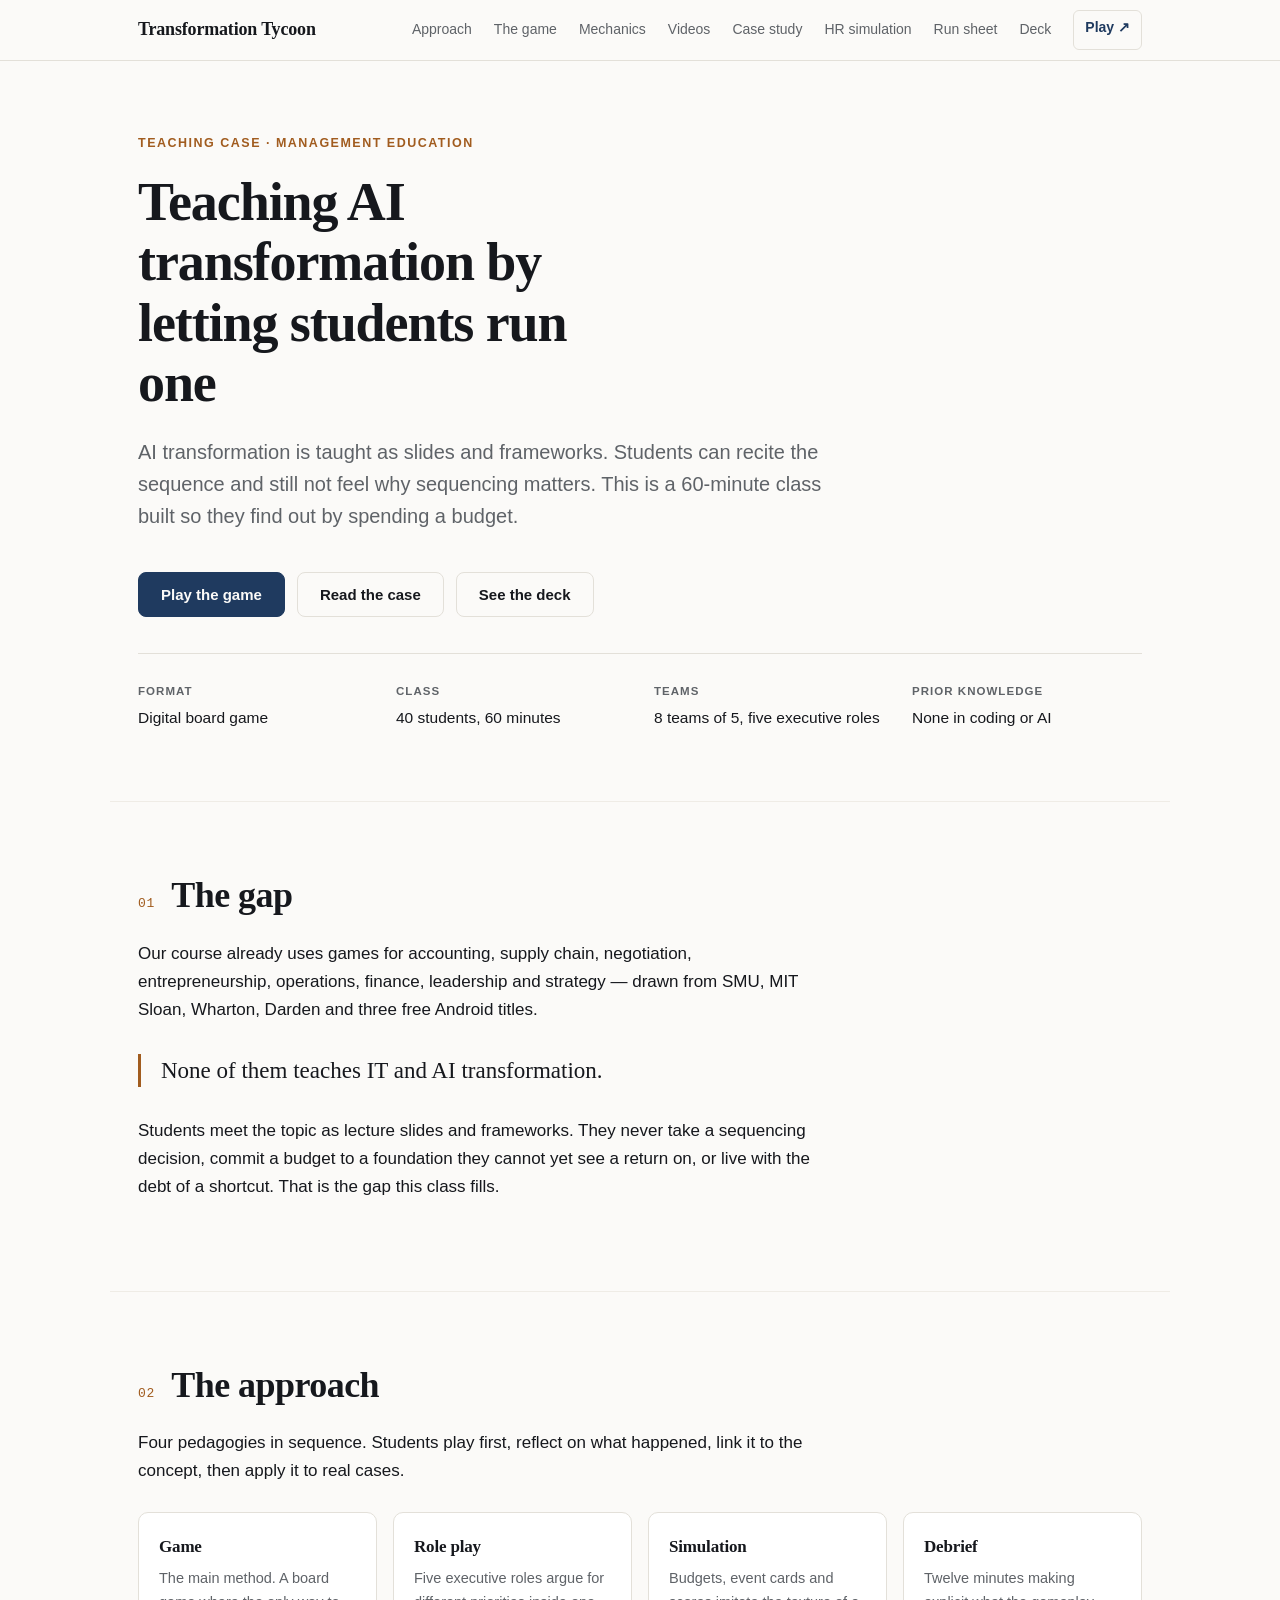
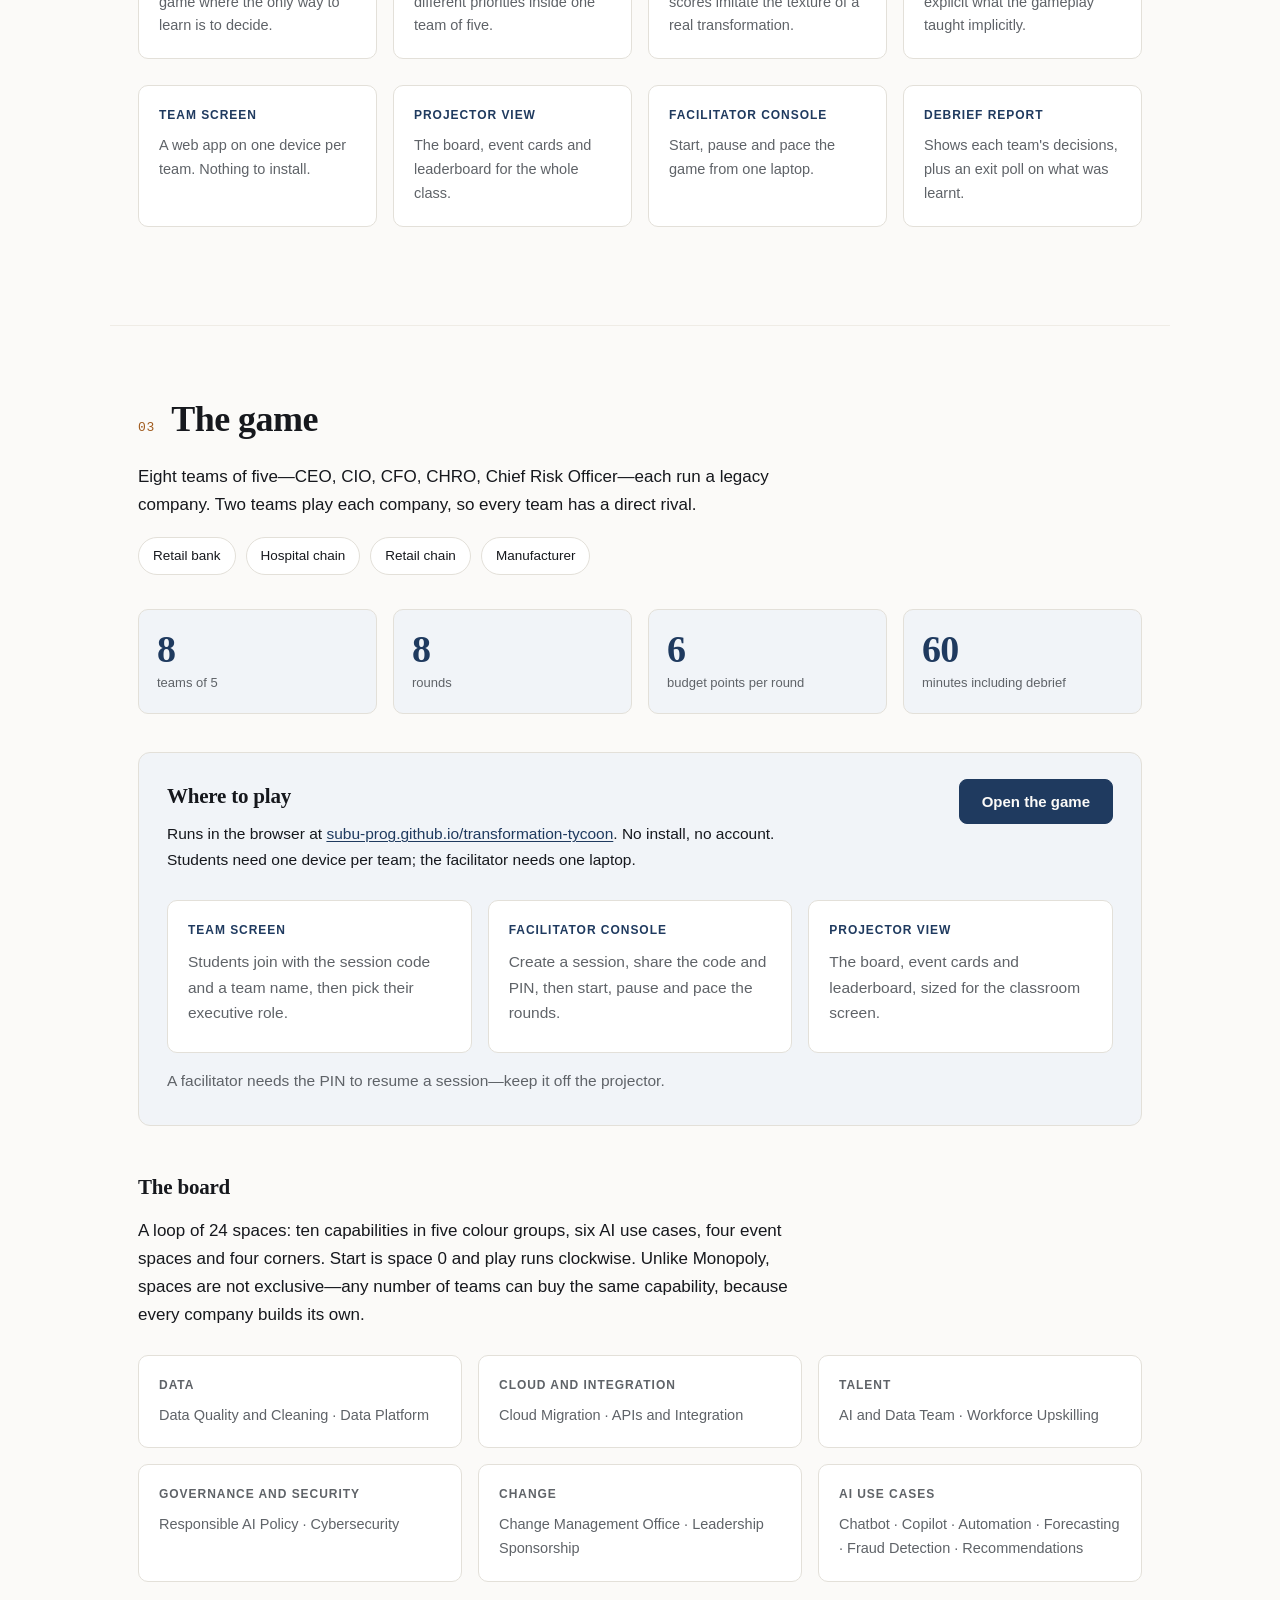
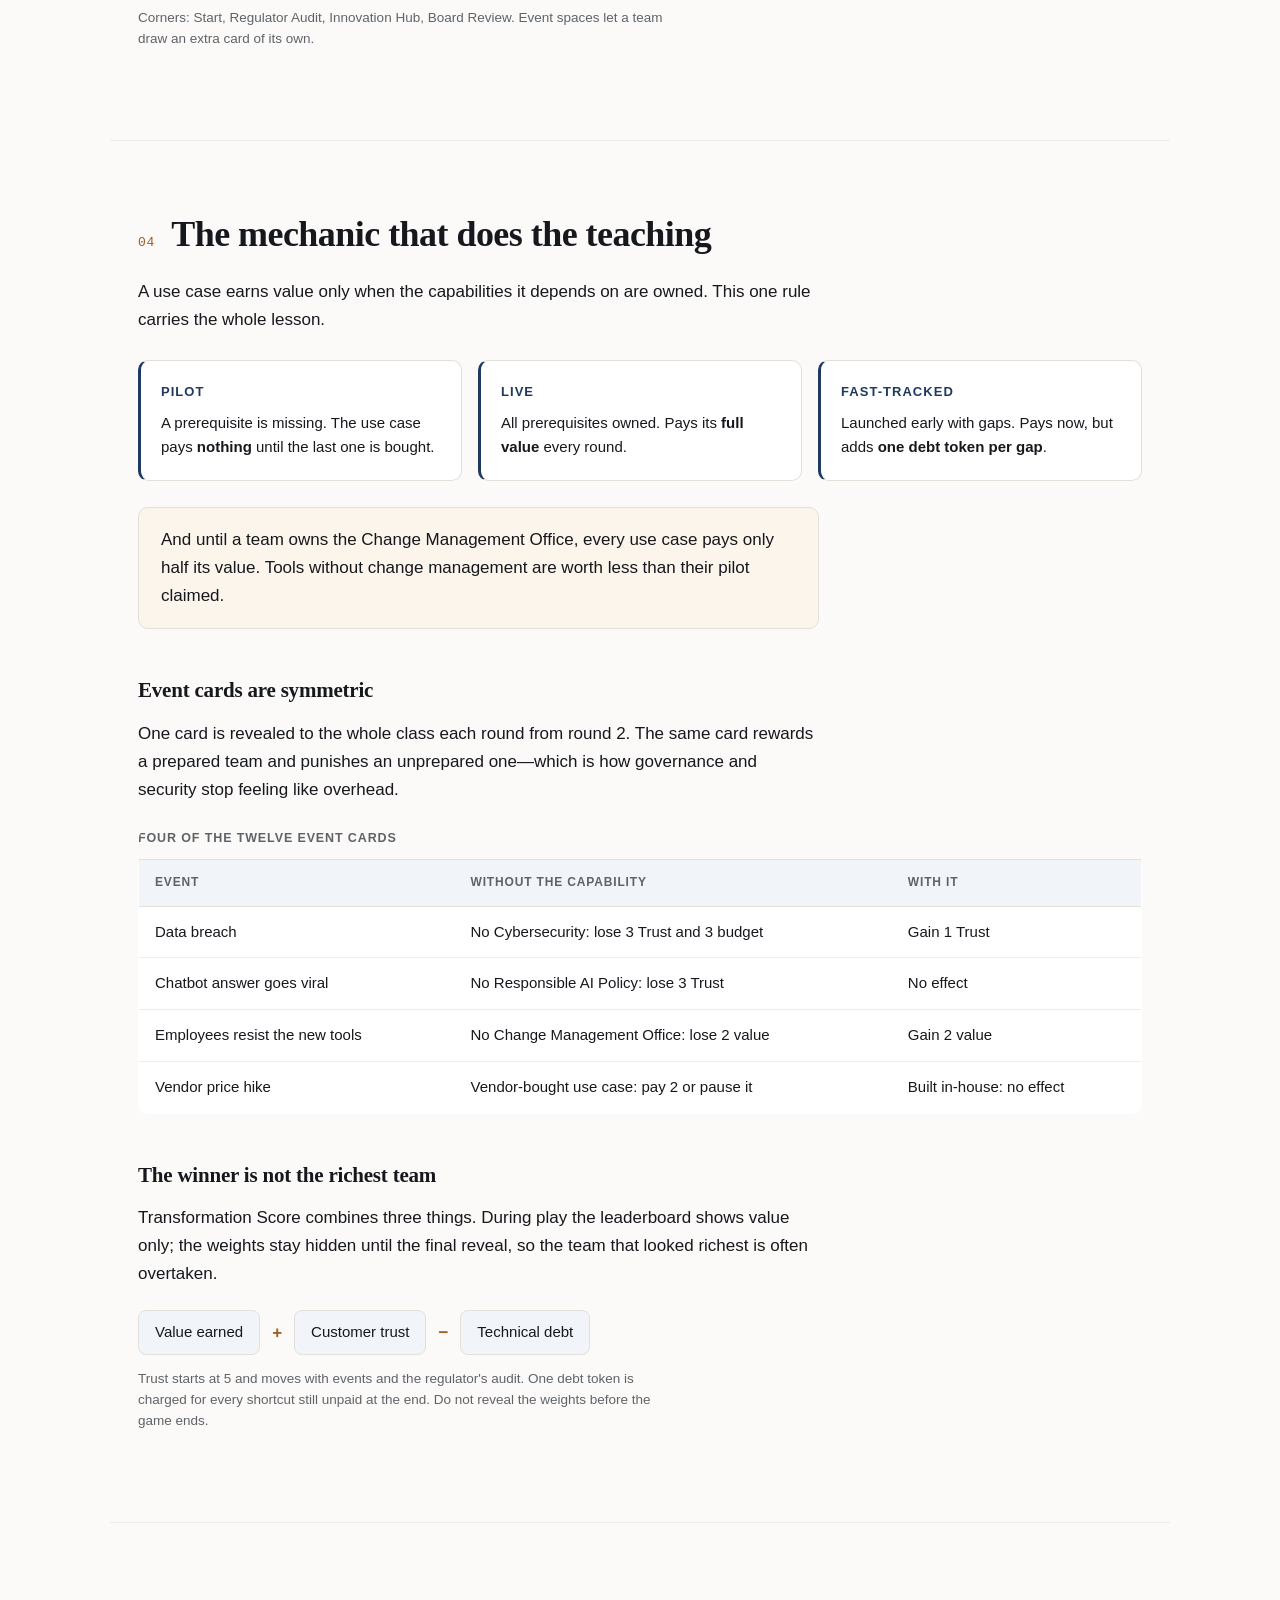
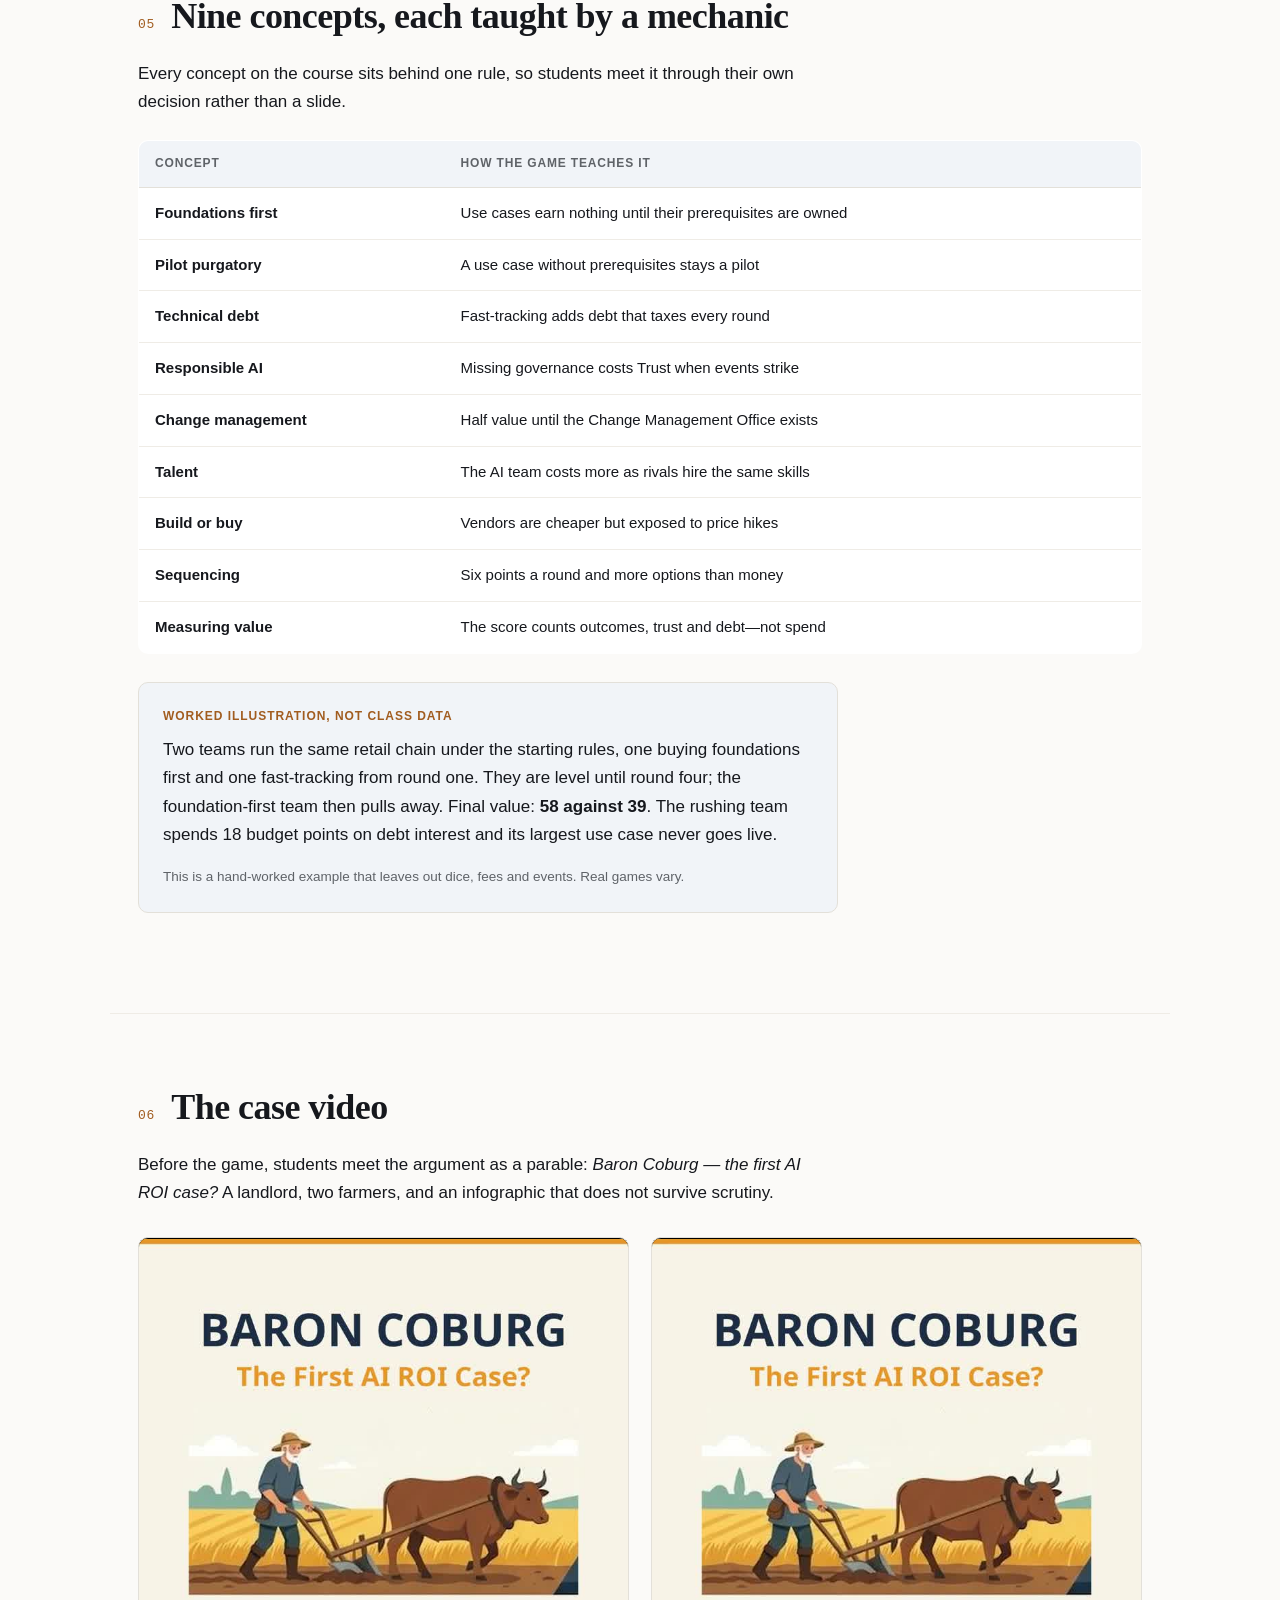
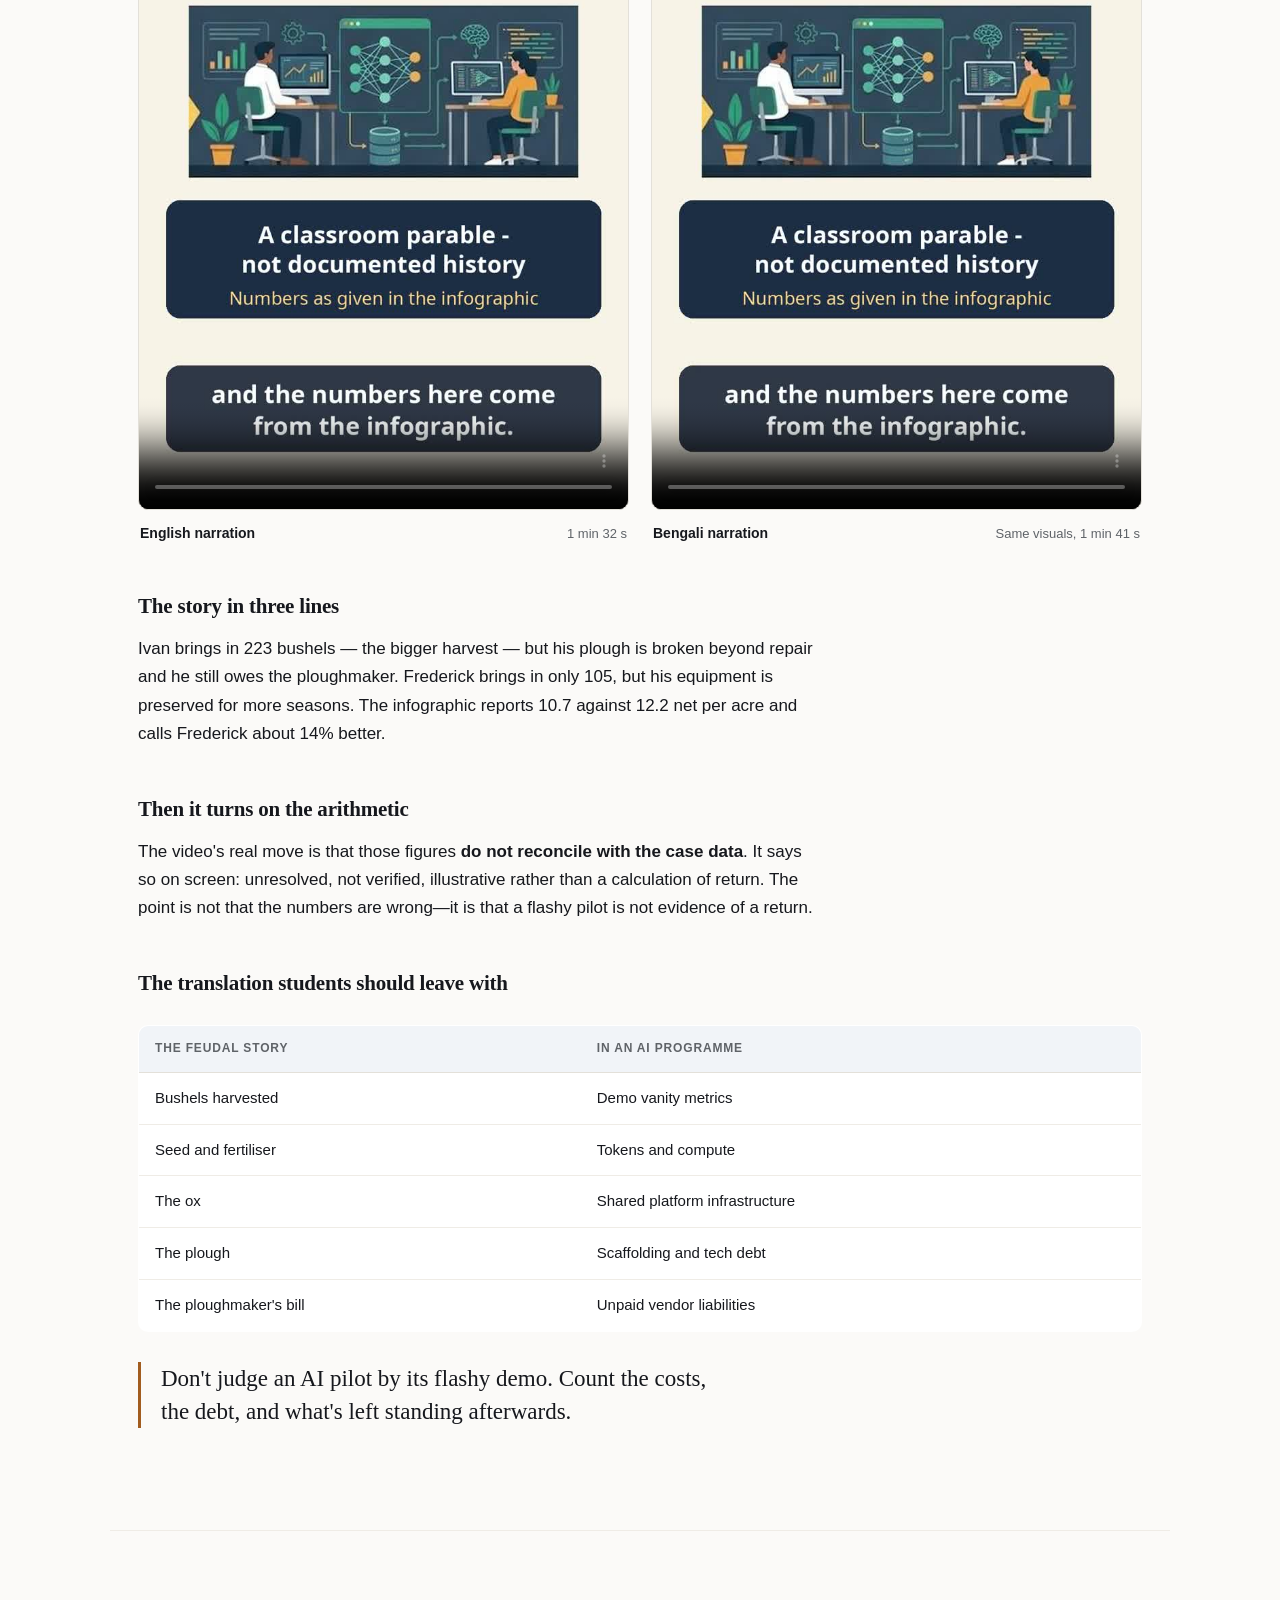
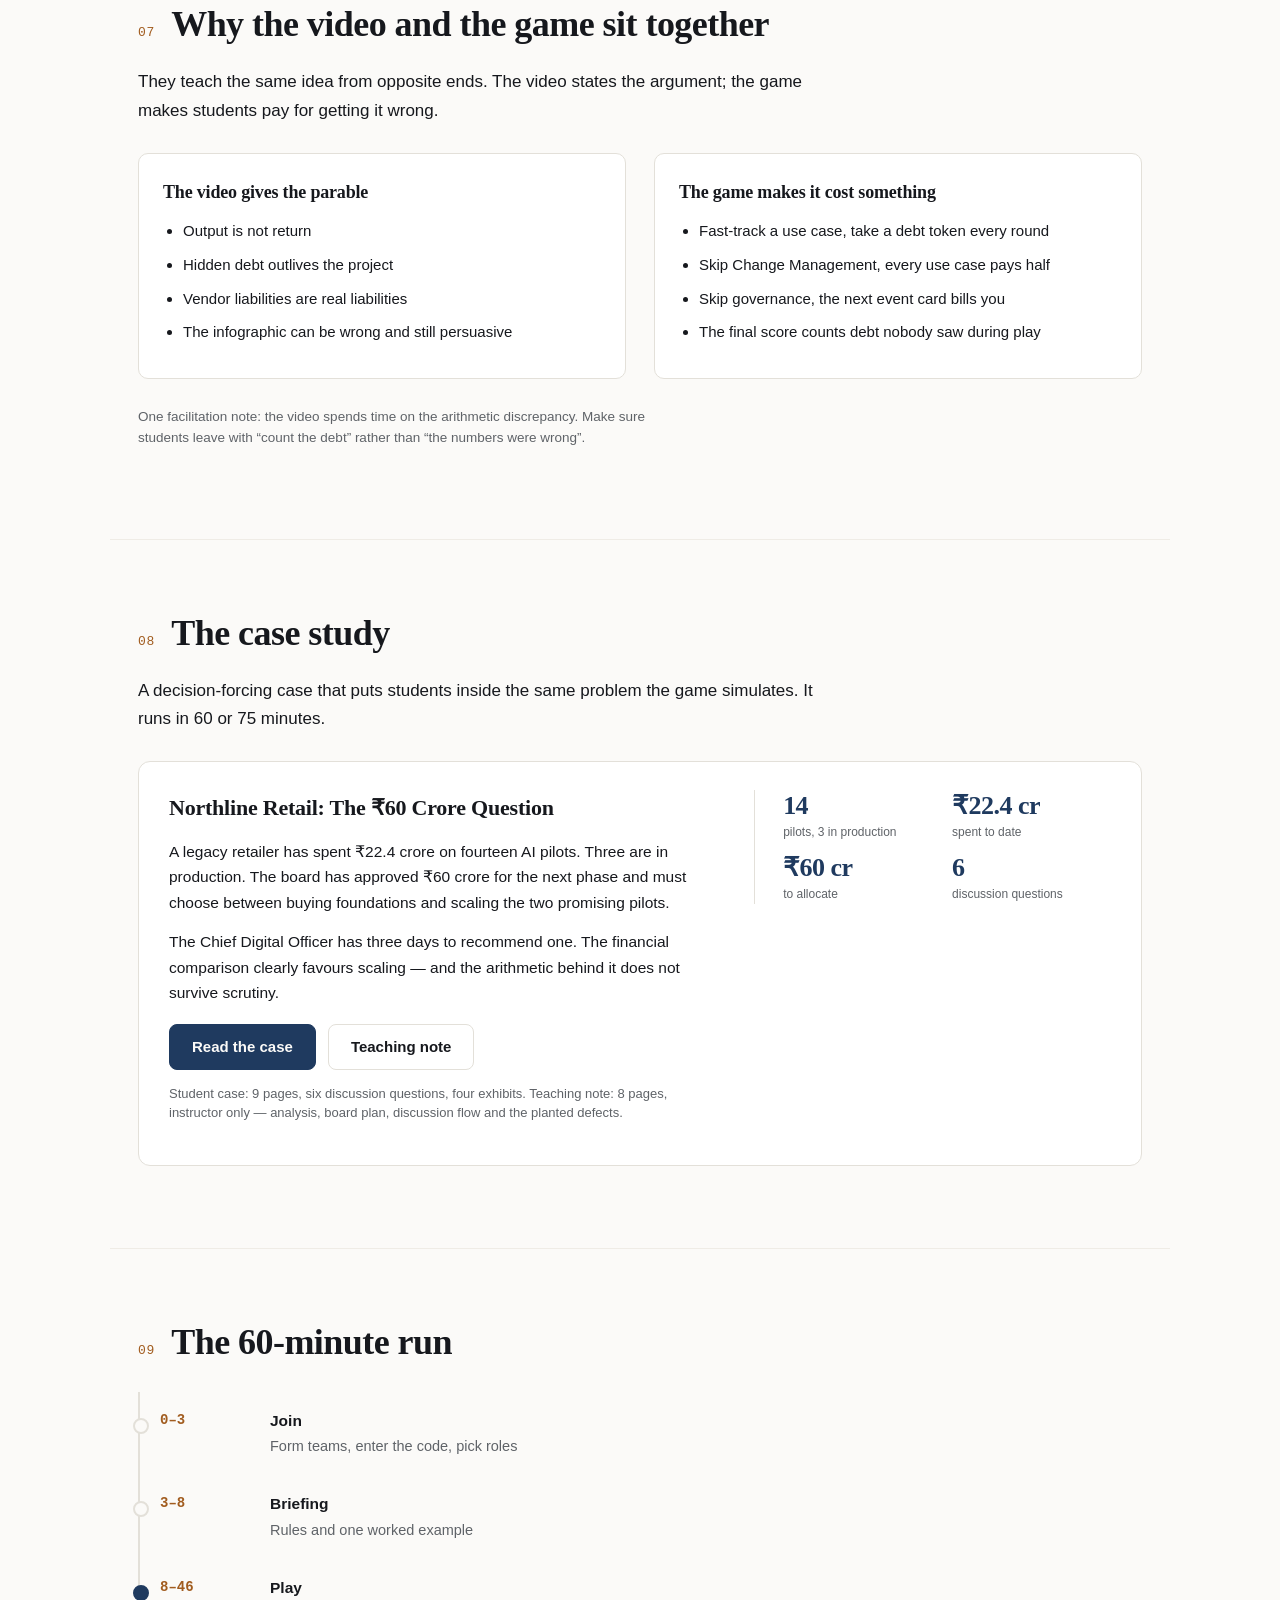
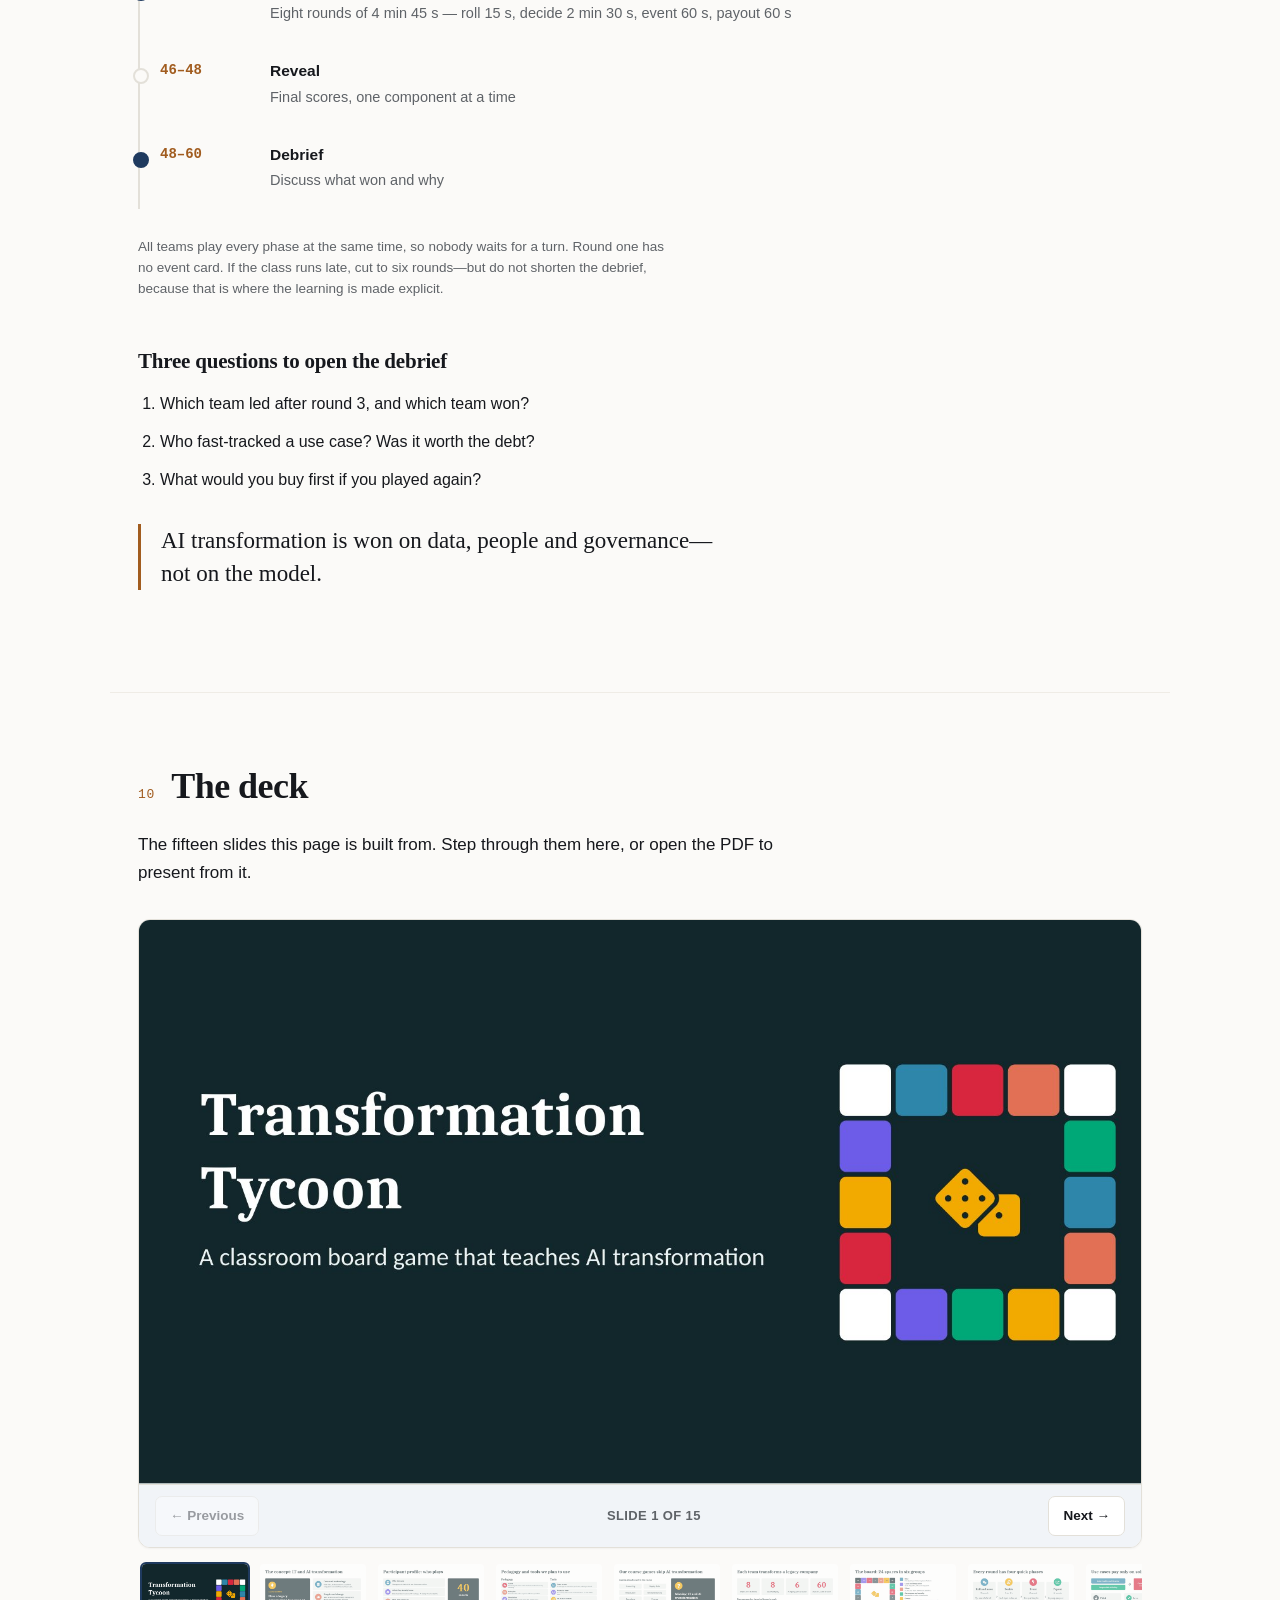
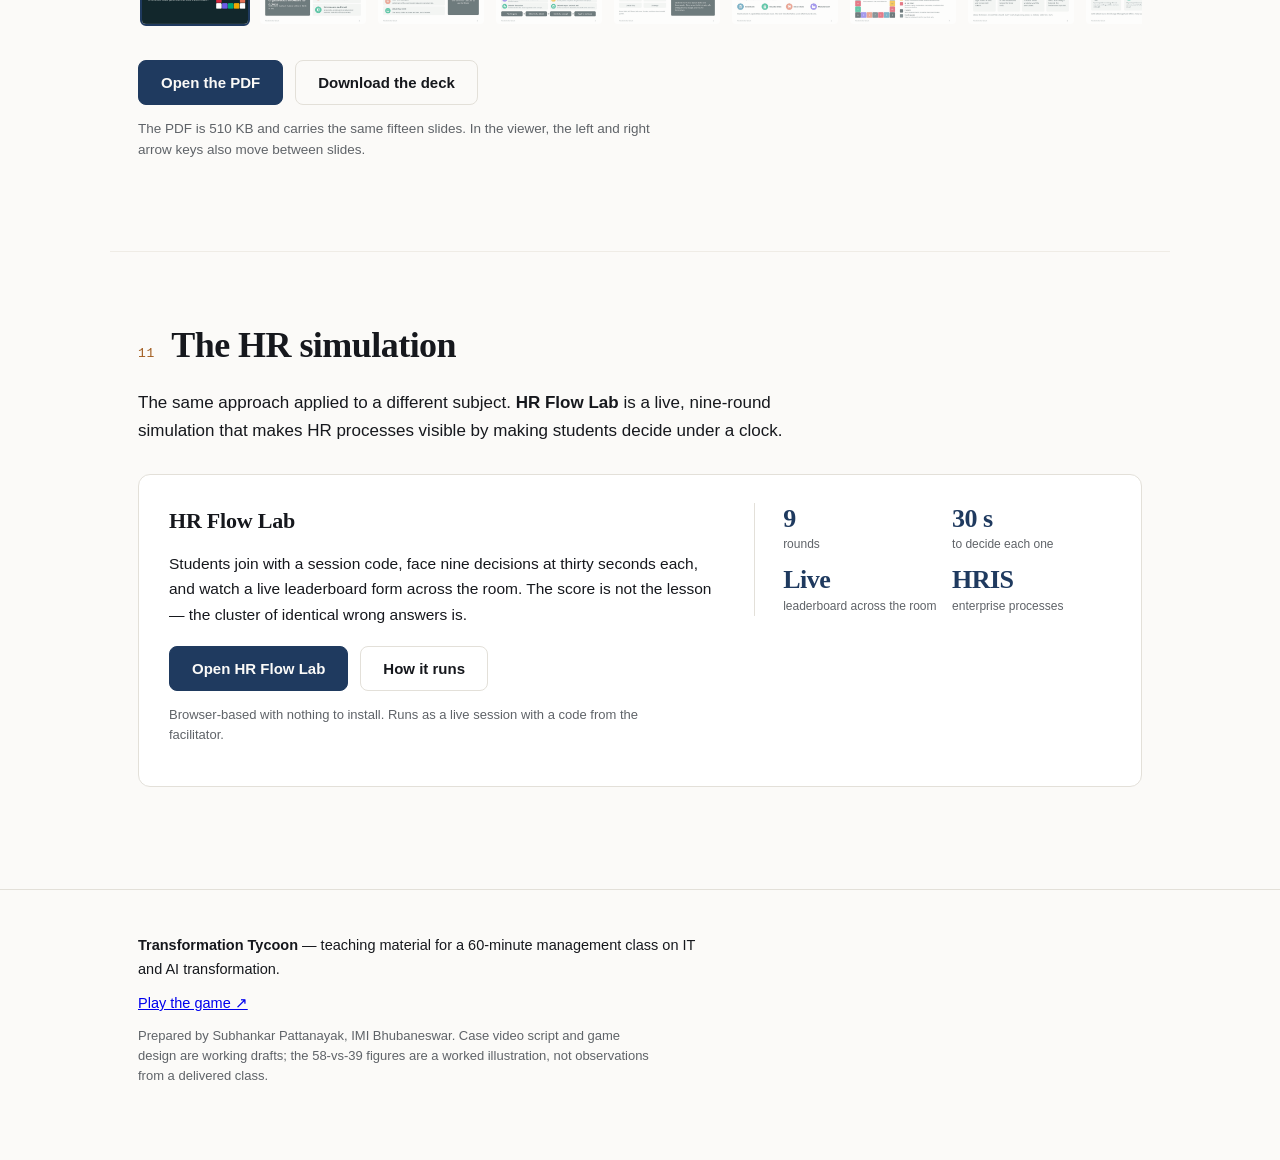
<file: index.html>
<!DOCTYPE html>
<html lang="en">
<head>
<meta charset="utf-8">
<meta name="viewport" content="width=device-width, initial-scale=1">
<title>Transformation Tycoon — Teaching AI Transformation</title>
<meta name="description" content="A classroom board game and case video that teach how a legacy organisation becomes AI-driven: sequencing, technical debt, trust, and governance.">
<link rel="stylesheet" href="assets/style.css">
</head>
<body>

<header class="site-head">
  <div class="wrap head-in">
    <a class="brand" href="#top">Transformation&nbsp;Tycoon</a>
    <nav>
      <a href="#approach">Approach</a>
      <a href="#game">The game</a>
      <a href="#mechanics">Mechanics</a>
      <a href="#videos">Videos</a>
      <a href="#case">Case study</a>
      <a href="hr-simulation.html">HR simulation</a>
      <a href="#run">Run sheet</a>
      <a href="#deck">Deck</a>
      <a class="nav-play" href="https://subu-prog.github.io/transformation-tycoon/" target="_blank" rel="noopener">Play&nbsp;&nearr;</a>
    </nav>
  </div>
</header>

<main id="top">

  <section class="hero wrap">
    <p class="eyebrow">Teaching case &middot; Management education</p>
    <h1>Teaching AI transformation by letting students run one</h1>
    <p class="lede">AI transformation is taught as slides and frameworks. Students can recite the sequence and still not feel why sequencing matters. This is a 60-minute class built so they find out by spending a budget.</p>
    <div class="btn-row">
      <a class="btn btn-primary" href="https://subu-prog.github.io/transformation-tycoon/" target="_blank" rel="noopener">Play the game</a>
      <a class="btn btn-ghost" href="case.html">Read the case</a>
      <a class="btn btn-ghost" href="#deck">See the deck</a>
    </div>
    <dl class="meta">
      <div><dt>Format</dt><dd>Digital board game</dd></div>
      <div><dt>Class</dt><dd>40 students, 60 minutes</dd></div>
      <div><dt>Teams</dt><dd>8 teams of 5, five executive roles</dd></div>
      <div><dt>Prior knowledge</dt><dd>None in coding or AI</dd></div>
    </dl>
  </section>

  <section class="wrap" id="problem">
    <h2><span class="num">01</span> The gap</h2>
    <p>Our course already uses games for accounting, supply chain, negotiation, entrepreneurship, operations, finance, leadership and strategy &mdash; drawn from SMU, MIT Sloan, Wharton, Darden and three free Android titles.</p>
    <p class="pull">None of them teaches IT and AI transformation.</p>
    <p>Students meet the topic as lecture slides and frameworks. They never take a sequencing decision, commit a budget to a foundation they cannot yet see a return on, or live with the debt of a shortcut. That is the gap this class fills.</p>
  </section>

  <section class="wrap" id="approach">
    <h2><span class="num">02</span> The approach</h2>
    <p>Four pedagogies in sequence. Students play first, reflect on what happened, link it to the concept, then apply it to real cases.</p>
    <div class="grid4">
      <article class="card">
        <h3>Game</h3>
        <p>The main method. A board game where the only way to learn is to decide.</p>
      </article>
      <article class="card">
        <h3>Role play</h3>
        <p>Five executive roles argue for different priorities inside one team of five.</p>
      </article>
      <article class="card">
        <h3>Simulation</h3>
        <p>Budgets, event cards and scores imitate the texture of a real transformation.</p>
      </article>
      <article class="card">
        <h3>Debrief</h3>
        <p>Twelve minutes making explicit what the gameplay taught implicitly.</p>
      </article>
    </div>
    <div class="grid4 tools">
      <article class="card"><h4>Team screen</h4><p>A web app on one device per team. Nothing to install.</p></article>
      <article class="card"><h4>Projector view</h4><p>The board, event cards and leaderboard for the whole class.</p></article>
      <article class="card"><h4>Facilitator console</h4><p>Start, pause and pace the game from one laptop.</p></article>
      <article class="card"><h4>Debrief report</h4><p>Shows each team's decisions, plus an exit poll on what was learnt.</p></article>
    </div>
  </section>

  <section class="wrap" id="game">
    <h2><span class="num">03</span> The game</h2>
    <p>Eight teams of five&mdash;CEO, CIO, CFO, CHRO, Chief Risk Officer&mdash;each run a legacy company. Two teams play each company, so every team has a direct rival.</p>
    <ul class="companies">
      <li>Retail bank</li>
      <li>Hospital chain</li>
      <li>Retail chain</li>
      <li>Manufacturer</li>
    </ul>
    <div class="stats">
      <div><strong>8</strong><span>teams of 5</span></div>
      <div><strong>8</strong><span>rounds</span></div>
      <div><strong>6</strong><span>budget points per round</span></div>
      <div><strong>60</strong><span>minutes including debrief</span></div>
    </div>

    <div class="play-block">
      <div class="play-head">
        <div>
          <h3>Where to play</h3>
          <p>Runs in the browser at <a href="https://subu-prog.github.io/transformation-tycoon/" target="_blank" rel="noopener">subu-prog.github.io/transformation-tycoon</a>. No install, no account. Students need one device per team; the facilitator needs one laptop.</p>
        </div>
        <a class="btn btn-primary" href="https://subu-prog.github.io/transformation-tycoon/" target="_blank" rel="noopener">Open the game</a>
      </div>
      <div class="grid3 entries">
        <article class="card entry">
          <h4>Team screen</h4>
          <p>Students join with the session code and a team name, then pick their executive role.</p>
        </article>
        <article class="card entry">
          <h4>Facilitator console</h4>
          <p>Create a session, share the code and PIN, then start, pause and pace the rounds.</p>
        </article>
        <article class="card entry">
          <h4>Projector view</h4>
          <p>The board, event cards and leaderboard, sized for the classroom screen.</p>
        </article>
      </div>
      <p class="small">A facilitator needs the PIN to resume a session&mdash;keep it off the projector.</p>
    </div>

    <h3>The board</h3>
    <p>A loop of 24 spaces: ten capabilities in five colour groups, six AI use cases, four event spaces and four corners. Start is space 0 and play runs clockwise. Unlike Monopoly, spaces are not exclusive&mdash;any number of teams can buy the same capability, because every company builds its own.</p>
    <div class="grid3">
      <article class="card"><h4>Data</h4><p>Data Quality and Cleaning &middot; Data Platform</p></article>
      <article class="card"><h4>Cloud and integration</h4><p>Cloud Migration &middot; APIs and Integration</p></article>
      <article class="card"><h4>Talent</h4><p>AI and Data Team &middot; Workforce Upskilling</p></article>
      <article class="card"><h4>Governance and security</h4><p>Responsible AI Policy &middot; Cybersecurity</p></article>
      <article class="card"><h4>Change</h4><p>Change Management Office &middot; Leadership Sponsorship</p></article>
      <article class="card"><h4>AI use cases</h4><p>Chatbot &middot; Copilot &middot; Automation &middot; Forecasting &middot; Fraud Detection &middot; Recommendations</p></article>
    </div>
    <p class="small">Corners: Start, Regulator Audit, Innovation Hub, Board Review. Event spaces let a team draw an extra card of its own.</p>
  </section>

  <section class="wrap" id="mechanics">
    <h2><span class="num">04</span> The mechanic that does the teaching</h2>
    <p>A use case earns value only when the capabilities it depends on are owned. This one rule carries the whole lesson.</p>

    <div class="grid3 states">
      <article class="card state">
        <h4>Pilot</h4>
        <p>A prerequisite is missing. The use case pays <strong>nothing</strong> until the last one is bought.</p>
      </article>
      <article class="card state">
        <h4>Live</h4>
        <p>All prerequisites owned. Pays its <strong>full value</strong> every round.</p>
      </article>
      <article class="card state">
        <h4>Fast-tracked</h4>
        <p>Launched early with gaps. Pays now, but adds <strong>one debt token per gap</strong>.</p>
      </article>
    </div>
    <p class="callout">And until a team owns the Change Management Office, every use case pays only half its value. Tools without change management are worth less than their pilot claimed.</p>

    <h3>Event cards are symmetric</h3>
    <p>One card is revealed to the whole class each round from round 2. The same card rewards a prepared team and punishes an unprepared one&mdash;which is how governance and security stop feeling like overhead.</p>
    <table>
      <caption>Four of the twelve event cards</caption>
      <thead><tr><th>Event</th><th>Without the capability</th><th>With it</th></tr></thead>
      <tbody>
        <tr><td>Data breach</td><td>No Cybersecurity: lose 3 Trust and 3 budget</td><td>Gain 1 Trust</td></tr>
        <tr><td>Chatbot answer goes viral</td><td>No Responsible AI Policy: lose 3 Trust</td><td>No effect</td></tr>
        <tr><td>Employees resist the new tools</td><td>No Change Management Office: lose 2 value</td><td>Gain 2 value</td></tr>
        <tr><td>Vendor price hike</td><td>Vendor-bought use case: pay 2 or pause it</td><td>Built in-house: no effect</td></tr>
      </tbody>
    </table>

    <h3>The winner is not the richest team</h3>
    <p>Transformation Score combines three things. During play the leaderboard shows value only; the weights stay hidden until the final reveal, so the team that looked richest is often overtaken.</p>
    <div class="formula">
      <span>Value earned</span><span class="op">+</span><span>Customer trust</span><span class="op">&minus;</span><span>Technical debt</span>
    </div>
    <p class="small">Trust starts at 5 and moves with events and the regulator's audit. One debt token is charged for every shortcut still unpaid at the end. Do not reveal the weights before the game ends.</p>
  </section>

  <section class="wrap" id="concepts">
    <h2><span class="num">05</span> Nine concepts, each taught by a mechanic</h2>
    <p>Every concept on the course sits behind one rule, so students meet it through their own decision rather than a slide.</p>
    <table class="concepts">
      <thead><tr><th>Concept</th><th>How the game teaches it</th></tr></thead>
      <tbody>
        <tr><td>Foundations first</td><td>Use cases earn nothing until their prerequisites are owned</td></tr>
        <tr><td>Pilot purgatory</td><td>A use case without prerequisites stays a pilot</td></tr>
        <tr><td>Technical debt</td><td>Fast-tracking adds debt that taxes every round</td></tr>
        <tr><td>Responsible AI</td><td>Missing governance costs Trust when events strike</td></tr>
        <tr><td>Change management</td><td>Half value until the Change Management Office exists</td></tr>
        <tr><td>Talent</td><td>The AI team costs more as rivals hire the same skills</td></tr>
        <tr><td>Build or buy</td><td>Vendors are cheaper but exposed to price hikes</td></tr>
        <tr><td>Sequencing</td><td>Six points a round and more options than money</td></tr>
        <tr><td>Measuring value</td><td>The score counts outcomes, trust and debt&mdash;not spend</td></tr>
      </tbody>
    </table>
    <div class="example">
      <h4>Worked illustration, not class data</h4>
      <p>Two teams run the same retail chain under the starting rules, one buying foundations first and one fast-tracking from round one. They are level until round four; the foundation-first team then pulls away. Final value: <strong>58 against 39</strong>. The rushing team spends 18 budget points on debt interest and its largest use case never goes live.</p>
      <p class="small">This is a hand-worked example that leaves out dice, fees and events. Real games vary.</p>
    </div>
  </section>

  <section class="wrap" id="videos">
    <h2><span class="num">06</span> The case video</h2>
    <p>Before the game, students meet the argument as a parable: <em>Baron Coburg &mdash; the first AI ROI case?</em> A landlord, two farmers, and an infographic that does not survive scrutiny.</p>

    <div class="videos">
      <figure class="video-card">
        <video controls preload="metadata" poster="assets/poster-en.jpg" playsinline>
          <source src="assets/baron-coburg-en.mp4" type="video/mp4">
          Your browser does not support the video tag.
        </video>
        <figcaption><strong>English narration</strong><span>1 min 32 s</span></figcaption>
      </figure>
      <figure class="video-card">
        <video controls preload="metadata" poster="assets/poster-bn.jpg" playsinline>
          <source src="assets/baron-coburg-bn.mp4" type="video/mp4">
          Your browser does not support the video tag.
        </video>
        <figcaption><strong>Bengali narration</strong><span>Same visuals, 1 min 41 s</span></figcaption>
      </figure>
    </div>

    <h3>The story in three lines</h3>
    <p>Ivan brings in 223 bushels &mdash; the bigger harvest &mdash; but his plough is broken beyond repair and he still owes the ploughmaker. Frederick brings in only 105, but his equipment is preserved for more seasons. The infographic reports 10.7 against 12.2 net per acre and calls Frederick about 14% better.</p>

    <h3>Then it turns on the arithmetic</h3>
    <p>The video's real move is that those figures <strong>do not reconcile with the case data</strong>. It says so on screen: unresolved, not verified, illustrative rather than a calculation of return. The point is not that the numbers are wrong&mdash;it is that a flashy pilot is not evidence of a return.</p>

    <h3>The translation students should leave with</h3>
    <table>
      <thead><tr><th>The feudal story</th><th>In an AI programme</th></tr></thead>
      <tbody>
        <tr><td>Bushels harvested</td><td>Demo vanity metrics</td></tr>
        <tr><td>Seed and fertiliser</td><td>Tokens and compute</td></tr>
        <tr><td>The ox</td><td>Shared platform infrastructure</td></tr>
        <tr><td>The plough</td><td>Scaffolding and tech debt</td></tr>
        <tr><td>The ploughmaker's bill</td><td>Unpaid vendor liabilities</td></tr>
      </tbody>
    </table>
    <p class="pull">Don't judge an AI pilot by its flashy demo. Count the costs, the debt, and what's left standing afterwards.</p>
  </section>

  <section class="wrap" id="together">
    <h2><span class="num">07</span> Why the video and the game sit together</h2>
    <p>They teach the same idea from opposite ends. The video states the argument; the game makes students pay for getting it wrong.</p>
    <div class="pair">
      <div>
        <h3>The video gives the parable</h3>
        <ul>
          <li>Output is not return</li>
          <li>Hidden debt outlives the project</li>
          <li>Vendor liabilities are real liabilities</li>
          <li>The infographic can be wrong and still persuasive</li>
        </ul>
      </div>
      <div>
        <h3>The game makes it cost something</h3>
        <ul>
          <li>Fast-track a use case, take a debt token every round</li>
          <li>Skip Change Management, every use case pays half</li>
          <li>Skip governance, the next event card bills you</li>
          <li>The final score counts debt nobody saw during play</li>
        </ul>
      </div>
    </div>
    <p class="small">One facilitation note: the video spends time on the arithmetic discrepancy. Make sure students leave with &ldquo;count the debt&rdquo; rather than &ldquo;the numbers were wrong&rdquo;.</p>
  </section>

  <section class="wrap" id="case">
    <h2><span class="num">08</span> The case study</h2>
    <p>A decision-forcing case that puts students inside the same problem the game simulates. It runs in 60 or 75 minutes.</p>

    <div class="case-teaser">
      <div class="case-body">
        <h3>Northline Retail: The ₹60&nbsp;Crore Question</h3>
        <p>A legacy retailer has spent ₹22.4 crore on fourteen AI pilots. Three are in production. The board has approved ₹60 crore for the next phase and must choose between buying foundations and scaling the two promising pilots.</p>
        <p>The Chief Digital Officer has three days to recommend one. The financial comparison clearly favours scaling — and the arithmetic behind it does not survive scrutiny.</p>
        <div class="btn-row">
          <a class="btn btn-primary" href="case.html">Read the case</a>
          <a class="btn btn-ghost" href="teaching-note.html">Teaching note</a>
        </div>
        <p class="small">Student case: 9 pages, six discussion questions, four exhibits. Teaching note: 8 pages, instructor only — analysis, board plan, discussion flow and the planted defects.</p>
      </div>
      <div class="case-facts">
        <div><strong>14</strong><span>pilots, 3 in production</span></div>
        <div><strong>₹22.4 cr</strong><span>spent to date</span></div>
        <div><strong>₹60 cr</strong><span>to allocate</span></div>
        <div><strong>6</strong><span>discussion questions</span></div>
      </div>
    </div>
  </section>

  <section class="wrap" id="run">
    <h2><span class="num">09</span> The 60-minute run</h2>
    <div class="timeline">
      <div class="tl-row"><span class="tl-time">0&ndash;3</span><div><strong>Join</strong><p>Form teams, enter the code, pick roles</p></div></div>
      <div class="tl-row"><span class="tl-time">3&ndash;8</span><div><strong>Briefing</strong><p>Rules and one worked example</p></div></div>
      <div class="tl-row hl"><span class="tl-time">8&ndash;46</span><div><strong>Play</strong><p>Eight rounds of 4 min 45 s &mdash; roll 15 s, decide 2 min 30 s, event 60 s, payout 60 s</p></div></div>
      <div class="tl-row"><span class="tl-time">46&ndash;48</span><div><strong>Reveal</strong><p>Final scores, one component at a time</p></div></div>
      <div class="tl-row hl"><span class="tl-time">48&ndash;60</span><div><strong>Debrief</strong><p>Discuss what won and why</p></div></div>
    </div>
    <p class="small">All teams play every phase at the same time, so nobody waits for a turn. Round one has no event card. If the class runs late, cut to six rounds&mdash;but do not shorten the debrief, because that is where the learning is made explicit.</p>

    <h3>Three questions to open the debrief</h3>
    <ol class="questions">
      <li>Which team led after round 3, and which team won?</li>
      <li>Who fast-tracked a use case? Was it worth the debt?</li>
      <li>What would you buy first if you played again?</li>
    </ol>
    <p class="pull">AI transformation is won on data, people and governance&mdash;not on the model.</p>
  </section>

  <section class="wrap" id="deck">
    <h2><span class="num">10</span> The deck</h2>
    <p>The fifteen slides this page is built from. Step through them here, or open the PDF to present from it.</p>

    <div class="deck-viewer">
      <figure class="deck-stage">
        <img id="deckImage" src="assets/deck/slide-01.jpg" alt="Slide 1 of 15 from the Transformation Tycoon deck" width="1584" height="891">
        <figcaption class="deck-bar">
          <button class="deck-btn" id="deckPrev" type="button" aria-label="Previous slide">&larr;&nbsp;Previous</button>
          <span class="deck-count">Slide <span id="deckNow">1</span> of 15</span>
          <button class="deck-btn" id="deckNext" type="button" aria-label="Next slide">Next&nbsp;&rarr;</button>
        </figcaption>
      </figure>
      <div class="deck-thumbs" id="deckThumbs" role="tablist" aria-label="Slides in the deck"></div>
    </div>

    <div class="btn-row deck-actions">
      <a class="btn btn-primary" href="assets/transformation-tycoon-deck.pdf" target="_blank" rel="noopener">Open the PDF</a>
      <a class="btn btn-ghost" href="assets/transformation-tycoon-deck.pdf" download>Download the deck</a>
    </div>
    <p class="small">The PDF is 510&nbsp;KB and carries the same fifteen slides. In the viewer, the left and right arrow keys also move between slides.</p>
  </section>

  <section class="wrap" id="hr">
    <h2><span class="num">11</span> The HR simulation</h2>
    <p>The same approach applied to a different subject. <strong>HR Flow Lab</strong> is a live, nine-round simulation that makes HR processes visible by making students decide under a clock.</p>

    <div class="case-teaser">
      <div class="case-body">
        <h3>HR Flow Lab</h3>
        <p>Students join with a session code, face nine decisions at thirty seconds each, and watch a live leaderboard form across the room. The score is not the lesson &mdash; the cluster of identical wrong answers is.</p>
        <div class="btn-row">
          <a class="btn btn-primary" href="https://sim.techsambad.com/" target="_blank" rel="noopener">Open HR Flow Lab</a>
          <a class="btn btn-ghost" href="hr-simulation.html">How it runs</a>
        </div>
        <p class="small">Browser-based with nothing to install. Runs as a live session with a code from the facilitator.</p>
      </div>
      <div class="case-facts">
        <div><strong>9</strong><span>rounds</span></div>
        <div><strong>30&nbsp;s</strong><span>to decide each one</span></div>
        <div><strong>Live</strong><span>leaderboard across the room</span></div>
        <div><strong>HRIS</strong><span>enterprise processes</span></div>
      </div>
    </div>
  </section>

</main>

<footer class="site-foot">
  <div class="wrap">
    <p><strong>Transformation Tycoon</strong> &mdash; teaching material for a 60-minute management class on IT and AI transformation.</p>
    <p><a href="https://subu-prog.github.io/transformation-tycoon/" target="_blank" rel="noopener">Play the game &nearr;</a></p>
    <p class="small">Prepared by Subhankar Pattanayak, IMI Bhubaneswar. Case video script and game design are working drafts; the 58-vs-39 figures are a worked illustration, not observations from a delivered class.</p>
  </div>
</footer>

<script src="assets/deck.js"></script>
</body>
</html>
</file>
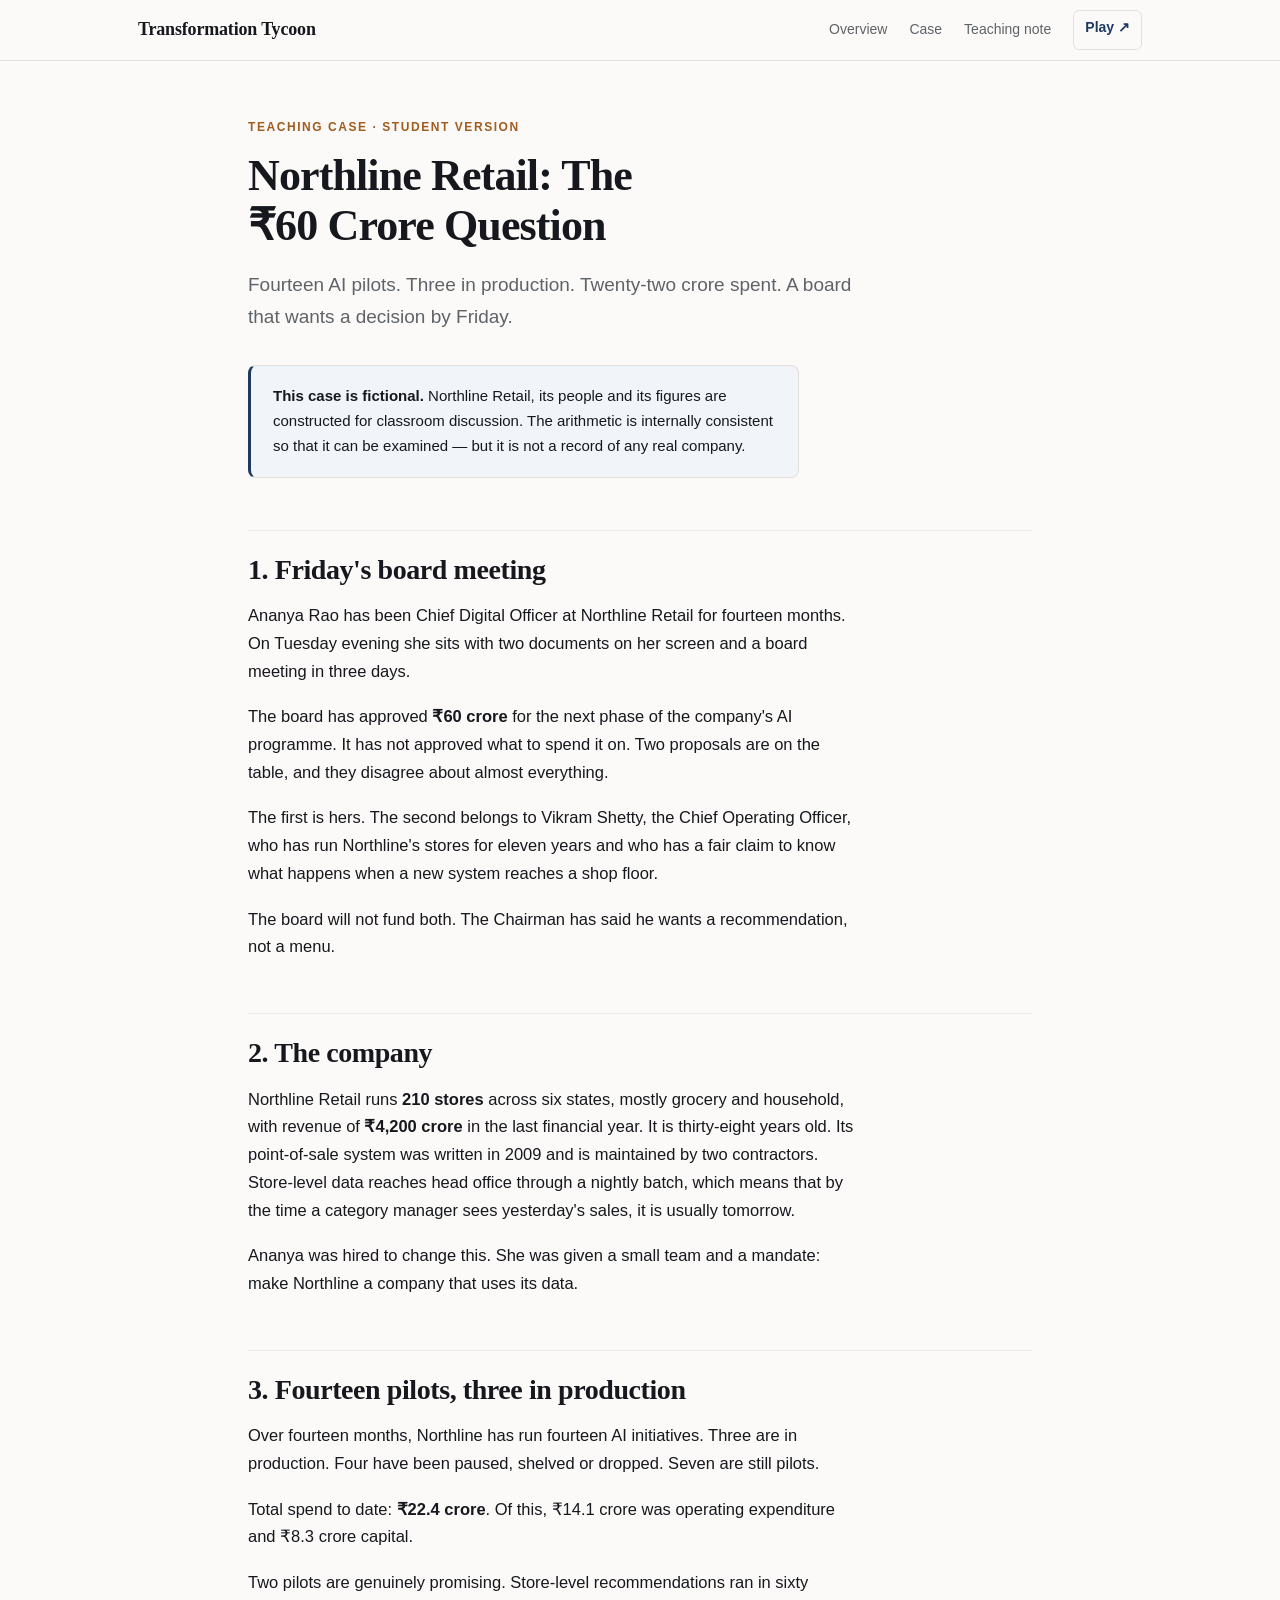
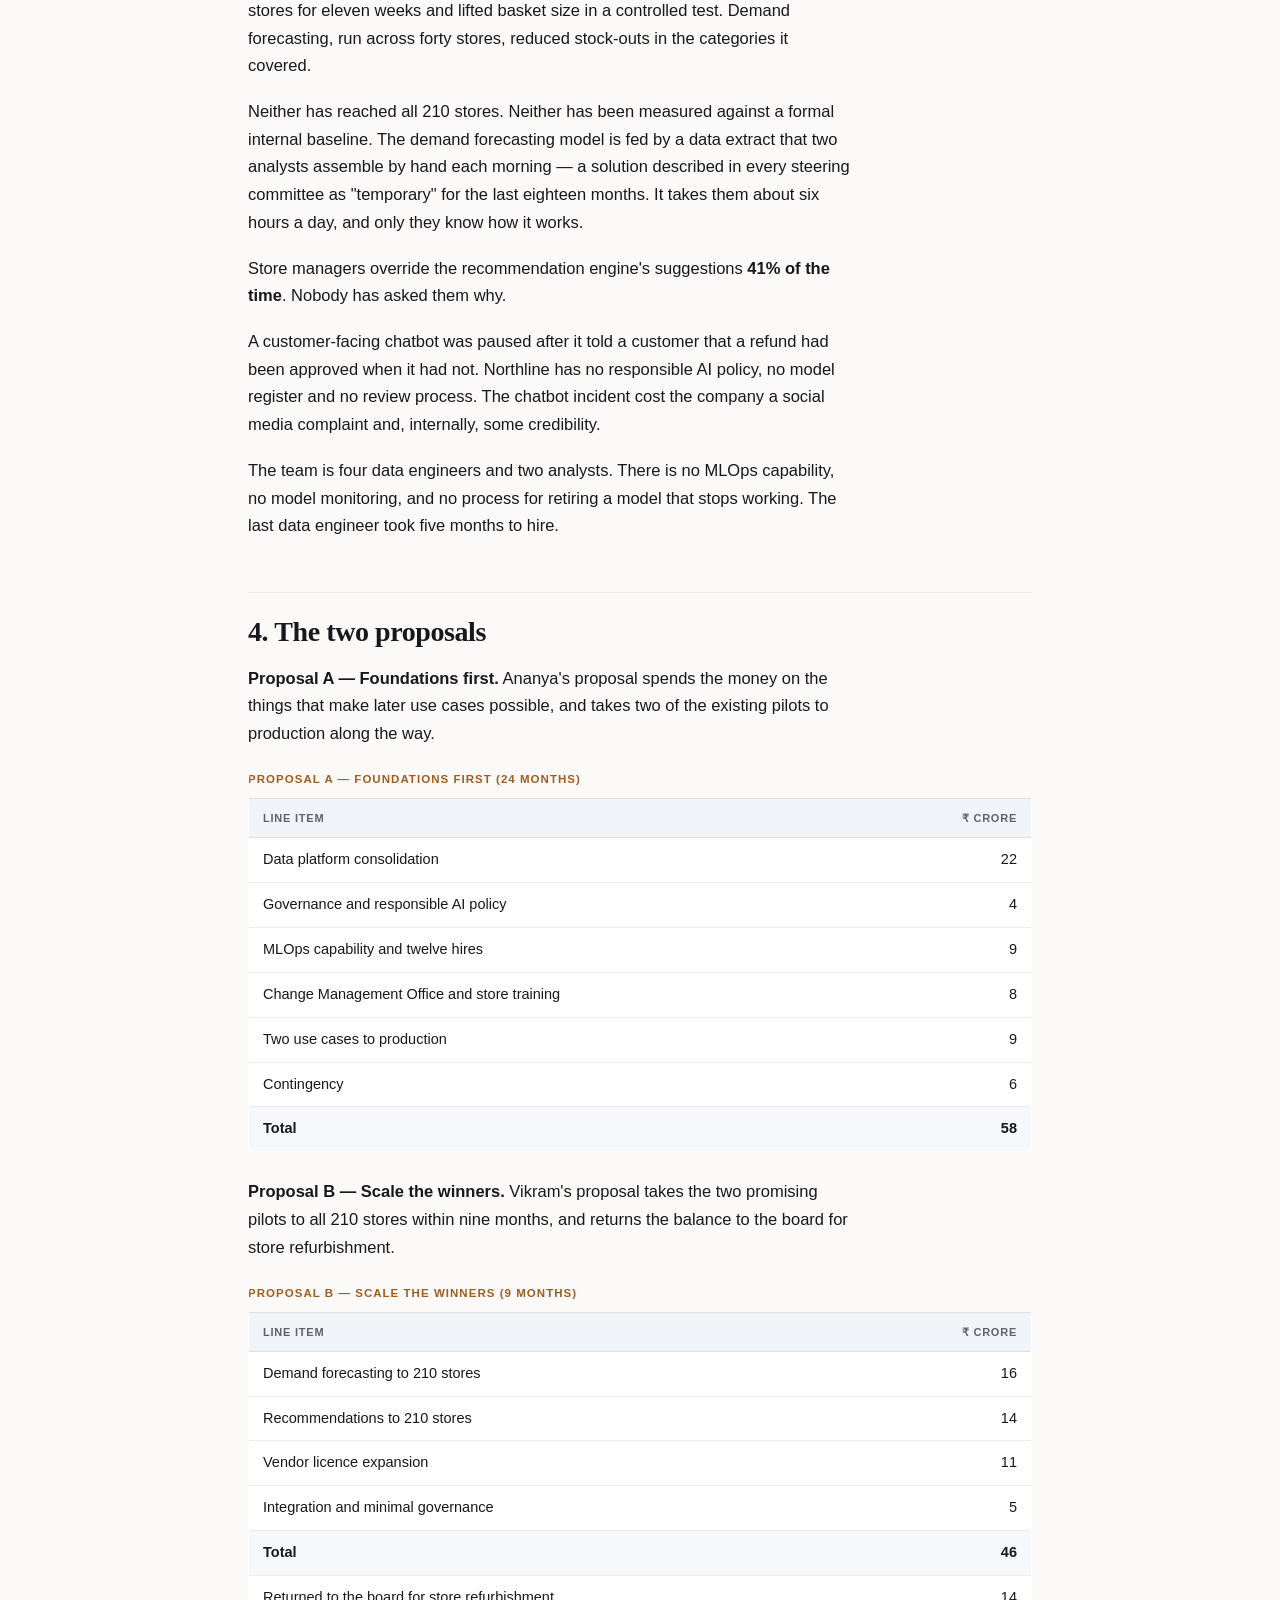
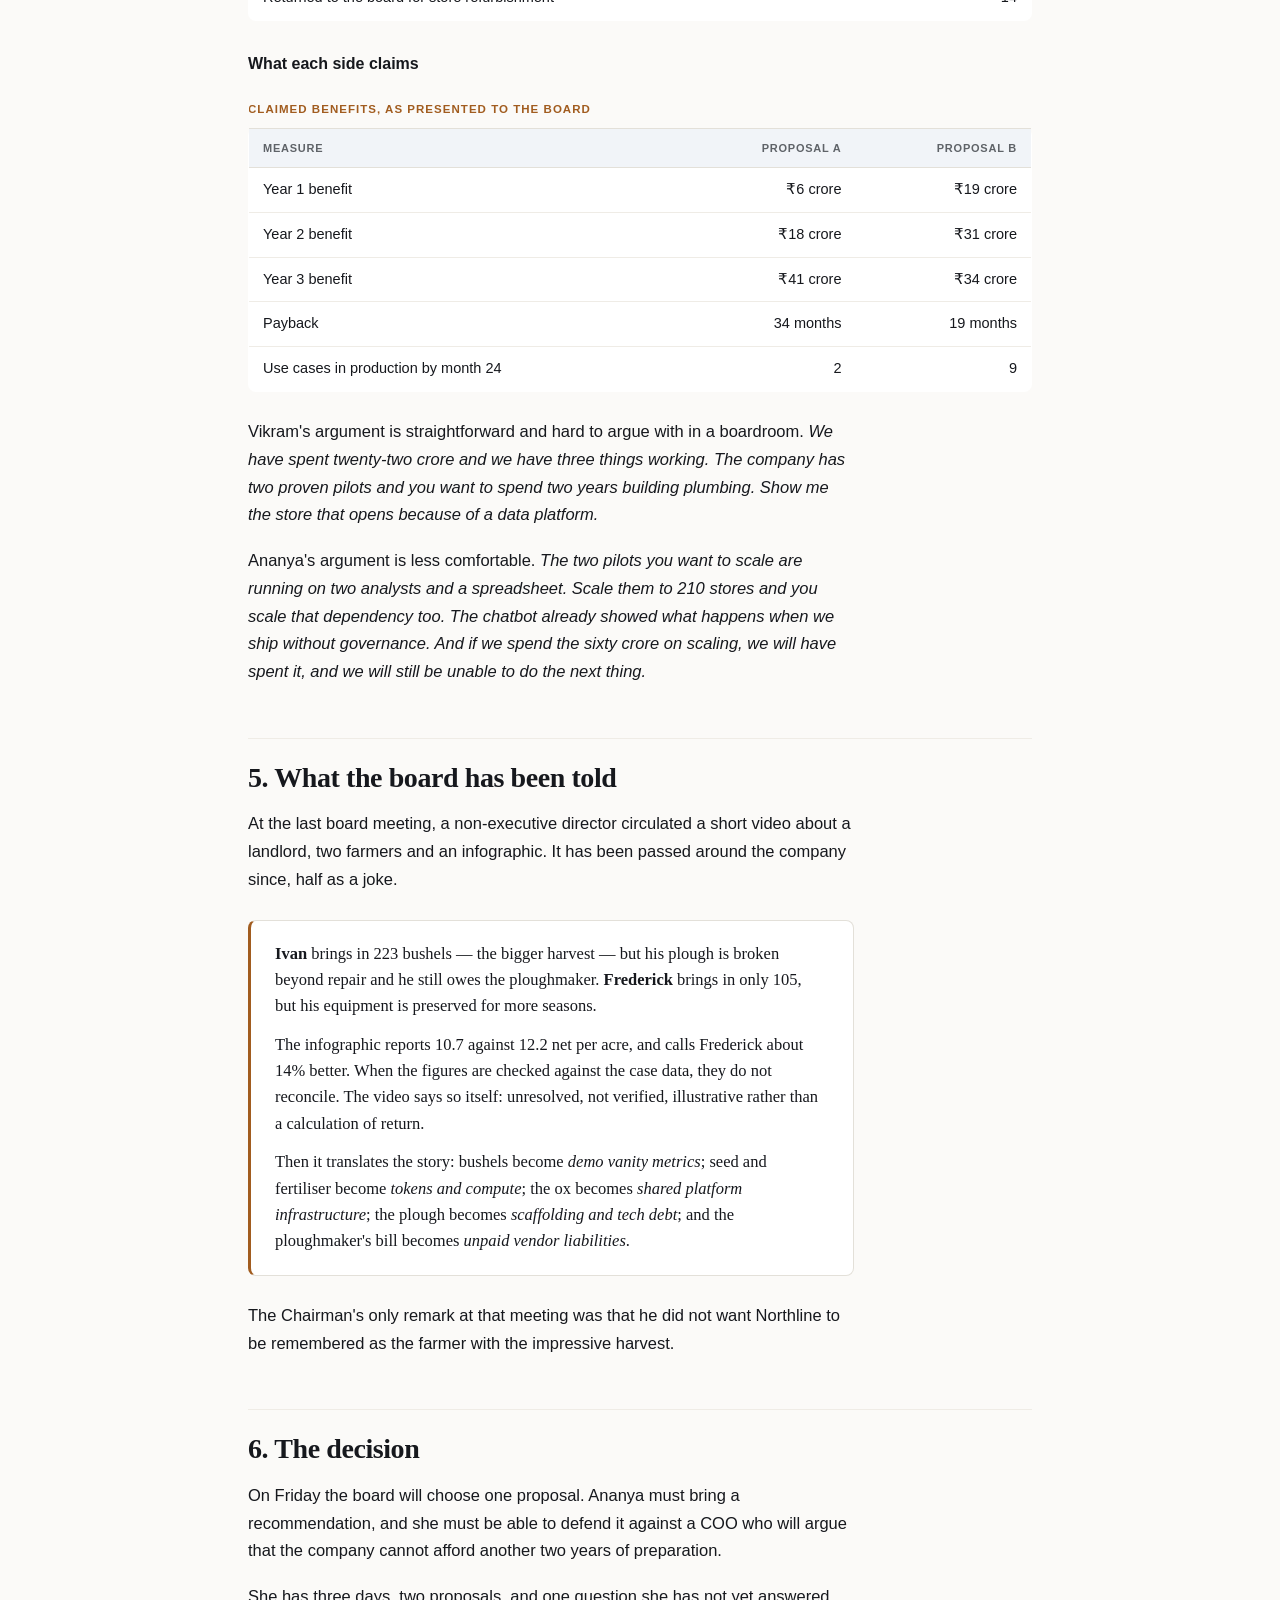
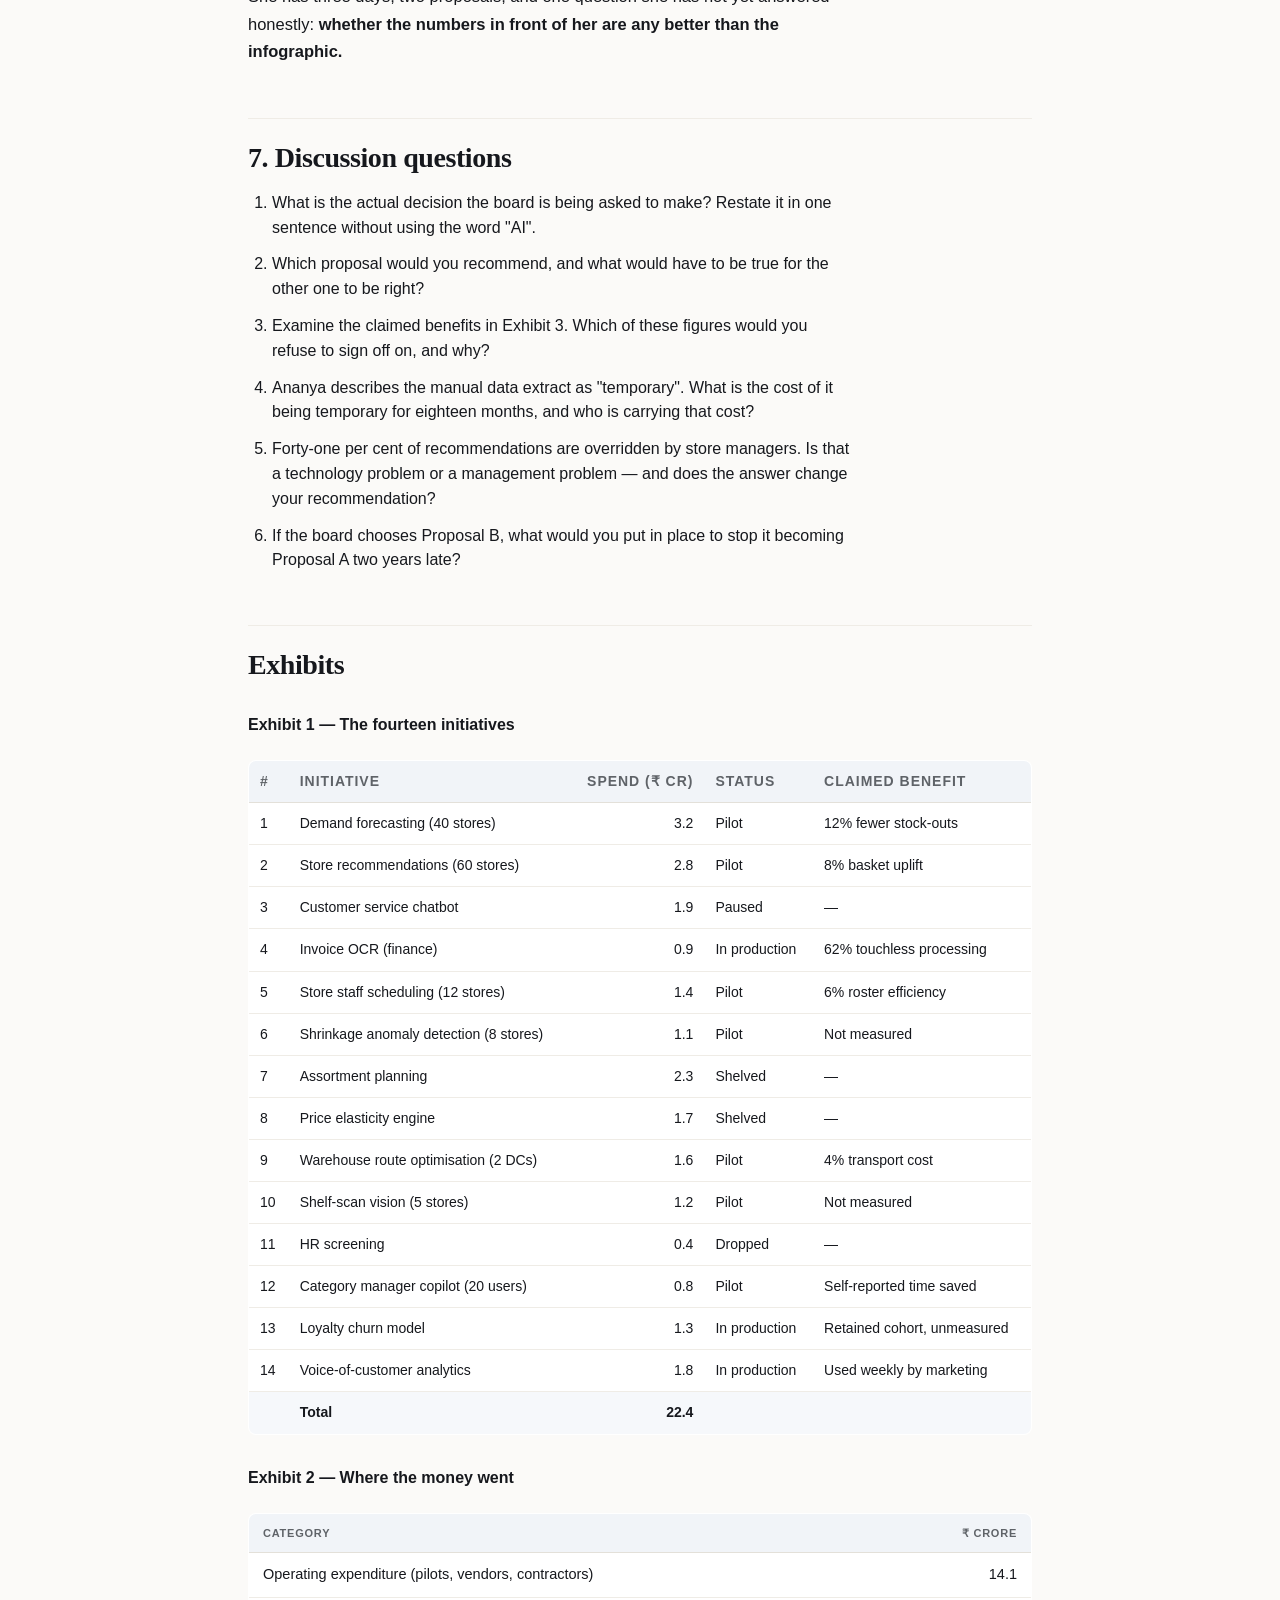
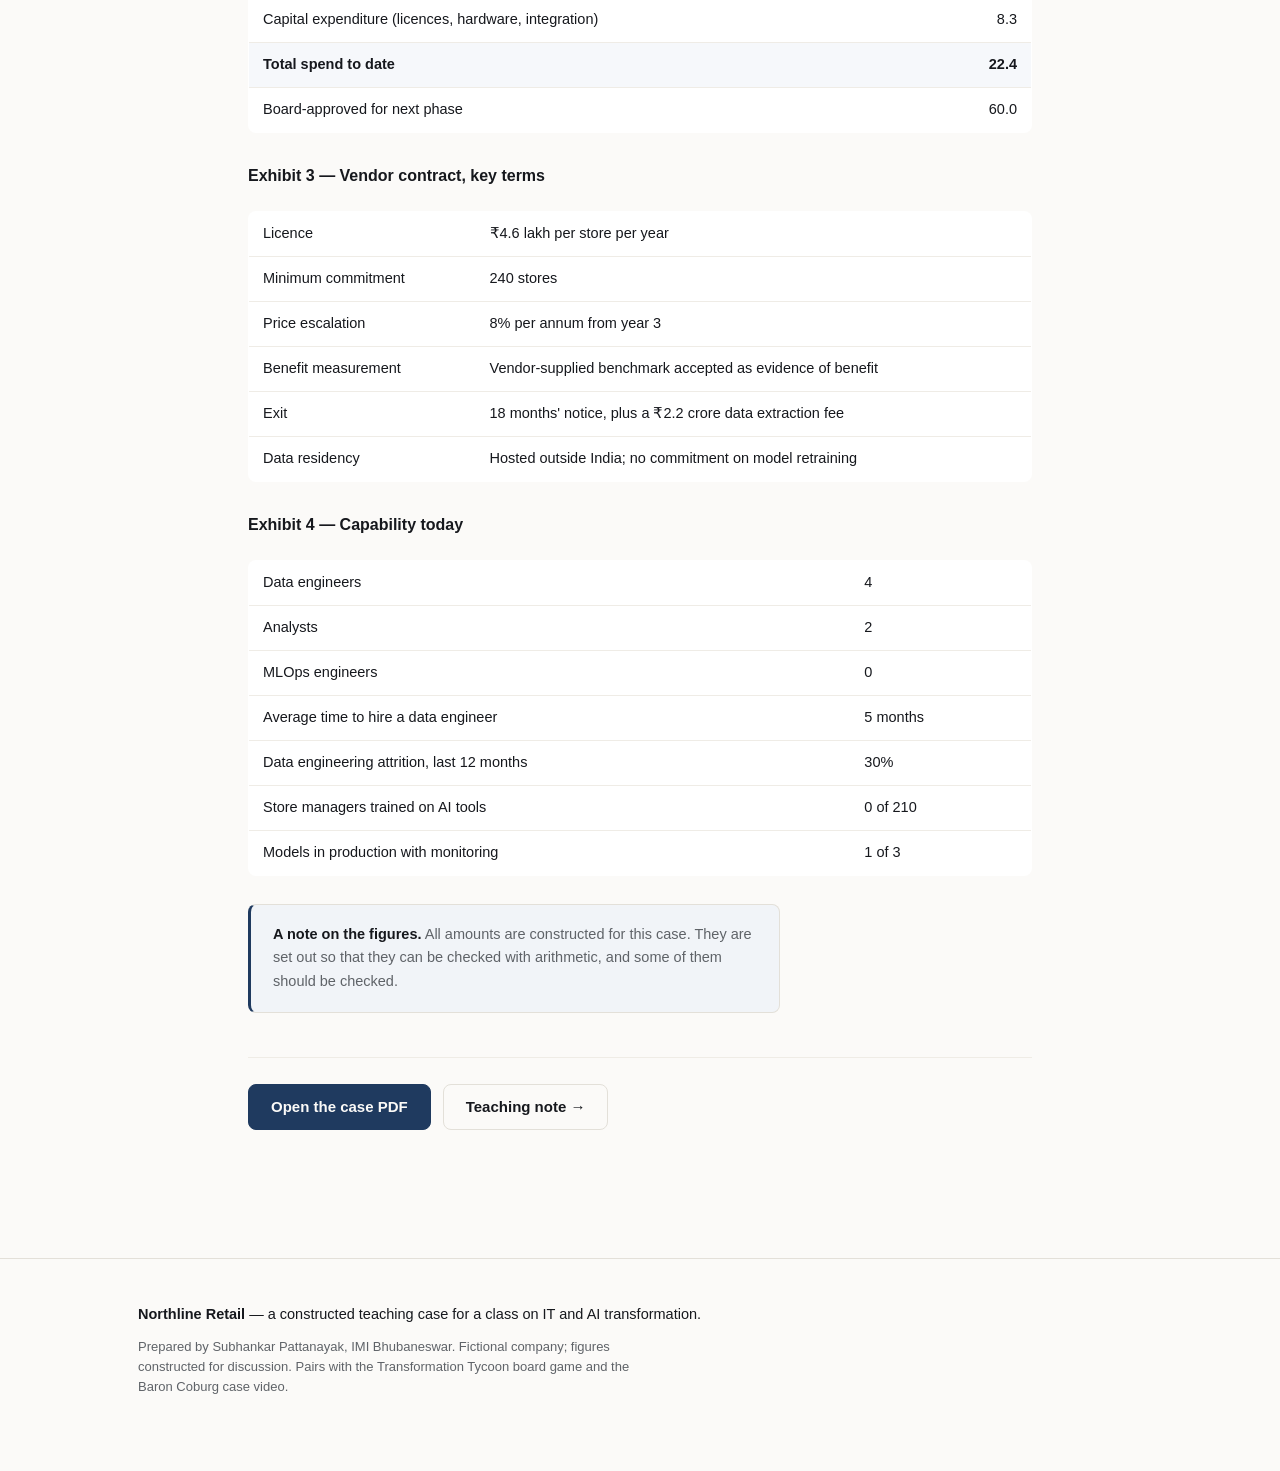
<file: case.html>
<!DOCTYPE html>
<html lang="en">
<head>
<meta charset="utf-8">
<meta name="viewport" content="width=device-width, initial-scale=1">
<title>Northline Retail: The ₹60 Crore Question — Teaching Case</title>
<meta name="description" content="A decision-forcing case on sequencing an AI transformation in a legacy retail chain, for classroom discussion.">
<link rel="stylesheet" href="assets/style.css">
<link rel="stylesheet" href="assets/case.css">
</head>
<body class="case-page">

<header class="site-head">
  <div class="wrap head-in">
    <a class="brand" href="index.html">Transformation&nbsp;Tycoon</a>
    <nav>
      <a href="index.html">Overview</a>
      <a href="case.html" aria-current="page">Case</a>
      <a href="teaching-note.html">Teaching note</a>
      <a class="nav-play" href="https://subu-prog.github.io/transformation-tycoon/" target="_blank" rel="noopener">Play&nbsp;&nearr;</a>
    </nav>
  </div>
</header>

<main class="wrap case-main">

  <p class="eyebrow">Teaching case &middot; Student version</p>
  <h1 class="case-title">Northline Retail: The ₹60&nbsp;Crore Question</h1>
  <p class="lede">Fourteen AI pilots. Three in production. Twenty-two crore spent. A board that wants a decision by Friday.</p>

  <div class="notice">
    <strong>This case is fictional.</strong> Northline Retail, its people and its figures are constructed for classroom discussion. The arithmetic is internally consistent so that it can be examined — but it is not a record of any real company.
  </div>

  <h2 class="case-h">1. Friday's board meeting</h2>

  <p>Ananya Rao has been Chief Digital Officer at Northline Retail for fourteen months. On Tuesday evening she sits with two documents on her screen and a board meeting in three days.</p>

  <p>The board has approved <strong>₹60 crore</strong> for the next phase of the company's AI programme. It has not approved what to spend it on. Two proposals are on the table, and they disagree about almost everything.</p>

  <p>The first is hers. The second belongs to Vikram Shetty, the Chief Operating Officer, who has run Northline's stores for eleven years and who has a fair claim to know what happens when a new system reaches a shop floor.</p>

  <p>The board will not fund both. The Chairman has said he wants a recommendation, not a menu.</p>

  <h2 class="case-h">2. The company</h2>

  <p>Northline Retail runs <strong>210 stores</strong> across six states, mostly grocery and household, with revenue of <strong>₹4,200 crore</strong> in the last financial year. It is thirty-eight years old. Its point-of-sale system was written in 2009 and is maintained by two contractors. Store-level data reaches head office through a nightly batch, which means that by the time a category manager sees yesterday's sales, it is usually tomorrow.</p>

  <p>Ananya was hired to change this. She was given a small team and a mandate: make Northline a company that uses its data.</p>

  <h2 class="case-h">3. Fourteen pilots, three in production</h2>

  <p>Over fourteen months, Northline has run fourteen AI initiatives. Three are in production. Four have been paused, shelved or dropped. Seven are still pilots.</p>

  <p>Total spend to date: <strong>₹22.4 crore</strong>. Of this, ₹14.1 crore was operating expenditure and ₹8.3 crore capital.</p>

  <p>Two pilots are genuinely promising. Store-level recommendations ran in sixty stores for eleven weeks and lifted basket size in a controlled test. Demand forecasting, run across forty stores, reduced stock-outs in the categories it covered.</p>

  <p>Neither has reached all 210 stores. Neither has been measured against a formal internal baseline. The demand forecasting model is fed by a data extract that two analysts assemble by hand each morning — a solution described in every steering committee as "temporary" for the last eighteen months. It takes them about six hours a day, and only they know how it works.</p>

  <p>Store managers override the recommendation engine's suggestions <strong>41% of the time</strong>. Nobody has asked them why.</p>

  <p>A customer-facing chatbot was paused after it told a customer that a refund had been approved when it had not. Northline has no responsible AI policy, no model register and no review process. The chatbot incident cost the company a social media complaint and, internally, some credibility.</p>

  <p>The team is four data engineers and two analysts. There is no MLOps capability, no model monitoring, and no process for retiring a model that stops working. The last data engineer took five months to hire.</p>

  <h2 class="case-h">4. The two proposals</h2>

  <p><strong>Proposal A — Foundations first.</strong> Ananya's proposal spends the money on the things that make later use cases possible, and takes two of the existing pilots to production along the way.</p>

  <table class="ex">
    <caption>Proposal A — Foundations first (24 months)</caption>
    <thead><tr><th>Line item</th><th class="num">₹ crore</th></tr></thead>
    <tbody>
      <tr><td>Data platform consolidation</td><td class="num">22</td></tr>
      <tr><td>Governance and responsible AI policy</td><td class="num">4</td></tr>
      <tr><td>MLOps capability and twelve hires</td><td class="num">9</td></tr>
      <tr><td>Change Management Office and store training</td><td class="num">8</td></tr>
      <tr><td>Two use cases to production</td><td class="num">9</td></tr>
      <tr><td>Contingency</td><td class="num">6</td></tr>
      <tr class="total"><td>Total</td><td class="num">58</td></tr>
    </tbody>
  </table>

  <p><strong>Proposal B — Scale the winners.</strong> Vikram's proposal takes the two promising pilots to all 210 stores within nine months, and returns the balance to the board for store refurbishment.</p>

  <table class="ex">
    <caption>Proposal B — Scale the winners (9 months)</caption>
    <thead><tr><th>Line item</th><th class="num">₹ crore</th></tr></thead>
    <tbody>
      <tr><td>Demand forecasting to 210 stores</td><td class="num">16</td></tr>
      <tr><td>Recommendations to 210 stores</td><td class="num">14</td></tr>
      <tr><td>Vendor licence expansion</td><td class="num">11</td></tr>
      <tr><td>Integration and minimal governance</td><td class="num">5</td></tr>
      <tr class="total"><td>Total</td><td class="num">46</td></tr>
      <tr><td>Returned to the board for store refurbishment</td><td class="num">14</td></tr>
    </tbody>
  </table>

  <h3 class="case-h3">What each side claims</h3>

  <table class="ex">
    <caption>Claimed benefits, as presented to the board</caption>
    <thead><tr><th>Measure</th><th class="num">Proposal A</th><th class="num">Proposal B</th></tr></thead>
    <tbody>
      <tr><td>Year 1 benefit</td><td class="num">₹6 crore</td><td class="num">₹19 crore</td></tr>
      <tr><td>Year 2 benefit</td><td class="num">₹18 crore</td><td class="num">₹31 crore</td></tr>
      <tr><td>Year 3 benefit</td><td class="num">₹41 crore</td><td class="num">₹34 crore</td></tr>
      <tr><td>Payback</td><td class="num">34 months</td><td class="num">19 months</td></tr>
      <tr><td>Use cases in production by month 24</td><td class="num">2</td><td class="num">9</td></tr>
    </tbody>
  </table>

  <p>Vikram's argument is straightforward and hard to argue with in a boardroom. <em>We have spent twenty-two crore and we have three things working. The company has two proven pilots and you want to spend two years building plumbing. Show me the store that opens because of a data platform.</em></p>

  <p>Ananya's argument is less comfortable. <em>The two pilots you want to scale are running on two analysts and a spreadsheet. Scale them to 210 stores and you scale that dependency too. The chatbot already showed what happens when we ship without governance. And if we spend the sixty crore on scaling, we will have spent it, and we will still be unable to do the next thing.</em></p>

  <h2 class="case-h">5. What the board has been told</h2>

  <p>At the last board meeting, a non-executive director circulated a short video about a landlord, two farmers and an infographic. It has been passed around the company since, half as a joke.</p>

  <div class="parable">
    <p><strong>Ivan</strong> brings in 223 bushels — the bigger harvest — but his plough is broken beyond repair and he still owes the ploughmaker. <strong>Frederick</strong> brings in only 105, but his equipment is preserved for more seasons.</p>
    <p>The infographic reports 10.7 against 12.2 net per acre, and calls Frederick about 14% better. When the figures are checked against the case data, they do not reconcile. The video says so itself: unresolved, not verified, illustrative rather than a calculation of return.</p>
    <p>Then it translates the story: bushels become <em>demo vanity metrics</em>; seed and fertiliser become <em>tokens and compute</em>; the ox becomes <em>shared platform infrastructure</em>; the plough becomes <em>scaffolding and tech debt</em>; and the ploughmaker's bill becomes <em>unpaid vendor liabilities</em>.</p>
  </div>

  <p>The Chairman's only remark at that meeting was that he did not want Northline to be remembered as the farmer with the impressive harvest.</p>

  <h2 class="case-h">6. The decision</h2>

  <p>On Friday the board will choose one proposal. Ananya must bring a recommendation, and she must be able to defend it against a COO who will argue that the company cannot afford another two years of preparation.</p>

  <p>She has three days, two proposals, and one question she has not yet answered honestly: <strong>whether the numbers in front of her are any better than the infographic.</strong></p>

  <h2 class="case-h">7. Discussion questions</h2>

  <ol class="qlist">
    <li>What is the actual decision the board is being asked to make? Restate it in one sentence without using the word "AI".</li>
    <li>Which proposal would you recommend, and what would have to be true for the other one to be right?</li>
    <li>Examine the claimed benefits in Exhibit&nbsp;3. Which of these figures would you refuse to sign off on, and why?</li>
    <li>Ananya describes the manual data extract as "temporary". What is the cost of it being temporary for eighteen months, and who is carrying that cost?</li>
    <li>Forty-one per cent of recommendations are overridden by store managers. Is that a technology problem or a management problem — and does the answer change your recommendation?</li>
    <li>If the board chooses Proposal&nbsp;B, what would you put in place to stop it becoming Proposal&nbsp;A two years late?</li>
  </ol>

  <h2 class="case-h">Exhibits</h2>

  <h3 class="case-h3">Exhibit 1 — The fourteen initiatives</h3>
  <table class="ex tight">
    <thead><tr><th>#</th><th>Initiative</th><th class="num">Spend (₹ cr)</th><th>Status</th><th>Claimed benefit</th></tr></thead>
    <tbody>
      <tr><td>1</td><td>Demand forecasting (40 stores)</td><td class="num">3.2</td><td>Pilot</td><td>12% fewer stock-outs</td></tr>
      <tr><td>2</td><td>Store recommendations (60 stores)</td><td class="num">2.8</td><td>Pilot</td><td>8% basket uplift</td></tr>
      <tr><td>3</td><td>Customer service chatbot</td><td class="num">1.9</td><td>Paused</td><td>—</td></tr>
      <tr><td>4</td><td>Invoice OCR (finance)</td><td class="num">0.9</td><td>In production</td><td>62% touchless processing</td></tr>
      <tr><td>5</td><td>Store staff scheduling (12 stores)</td><td class="num">1.4</td><td>Pilot</td><td>6% roster efficiency</td></tr>
      <tr><td>6</td><td>Shrinkage anomaly detection (8 stores)</td><td class="num">1.1</td><td>Pilot</td><td>Not measured</td></tr>
      <tr><td>7</td><td>Assortment planning</td><td class="num">2.3</td><td>Shelved</td><td>—</td></tr>
      <tr><td>8</td><td>Price elasticity engine</td><td class="num">1.7</td><td>Shelved</td><td>—</td></tr>
      <tr><td>9</td><td>Warehouse route optimisation (2 DCs)</td><td class="num">1.6</td><td>Pilot</td><td>4% transport cost</td></tr>
      <tr><td>10</td><td>Shelf-scan vision (5 stores)</td><td class="num">1.2</td><td>Pilot</td><td>Not measured</td></tr>
      <tr><td>11</td><td>HR screening</td><td class="num">0.4</td><td>Dropped</td><td>—</td></tr>
      <tr><td>12</td><td>Category manager copilot (20 users)</td><td class="num">0.8</td><td>Pilot</td><td>Self-reported time saved</td></tr>
      <tr><td>13</td><td>Loyalty churn model</td><td class="num">1.3</td><td>In production</td><td>Retained cohort, unmeasured</td></tr>
      <tr><td>14</td><td>Voice-of-customer analytics</td><td class="num">1.8</td><td>In production</td><td>Used weekly by marketing</td></tr>
      <tr class="total"><td></td><td>Total</td><td class="num">22.4</td><td></td><td></td></tr>
    </tbody>
  </table>

  <h3 class="case-h3">Exhibit 2 — Where the money went</h3>
  <table class="ex">
    <thead><tr><th>Category</th><th class="num">₹ crore</th></tr></thead>
    <tbody>
      <tr><td>Operating expenditure (pilots, vendors, contractors)</td><td class="num">14.1</td></tr>
      <tr><td>Capital expenditure (licences, hardware, integration)</td><td class="num">8.3</td></tr>
      <tr class="total"><td>Total spend to date</td><td class="num">22.4</td></tr>
      <tr><td>Board-approved for next phase</td><td class="num">60.0</td></tr>
    </tbody>
  </table>

  <h3 class="case-h3">Exhibit 3 — Vendor contract, key terms</h3>
  <table class="ex">
    <tbody>
      <tr><td>Licence</td><td>₹4.6 lakh per store per year</td></tr>
      <tr><td>Minimum commitment</td><td>240 stores</td></tr>
      <tr><td>Price escalation</td><td>8% per annum from year 3</td></tr>
      <tr><td>Benefit measurement</td><td>Vendor-supplied benchmark accepted as evidence of benefit</td></tr>
      <tr><td>Exit</td><td>18 months' notice, plus a ₹2.2 crore data extraction fee</td></tr>
      <tr><td>Data residency</td><td>Hosted outside India; no commitment on model retraining</td></tr>
    </tbody>
  </table>

  <h3 class="case-h3">Exhibit 4 — Capability today</h3>
  <table class="ex">
    <tbody>
      <tr><td>Data engineers</td><td>4</td></tr>
      <tr><td>Analysts</td><td>2</td></tr>
      <tr><td>MLOps engineers</td><td>0</td></tr>
      <tr><td>Average time to hire a data engineer</td><td>5 months</td></tr>
      <tr><td>Data engineering attrition, last 12 months</td><td>30%</td></tr>
      <tr><td>Store managers trained on AI tools</td><td>0 of 210</td></tr>
      <tr><td>Models in production with monitoring</td><td>1 of 3</td></tr>
    </tbody>
  </table>

  <div class="notice small-note">
    <strong>A note on the figures.</strong> All amounts are constructed for this case. They are set out so that they can be checked with arithmetic, and some of them should be checked.
  </div>

  <div class="case-actions btn-row">
    <a class="btn btn-primary" href="assets/northline-case-student.pdf" target="_blank" rel="noopener">Open the case PDF</a>
    <a class="btn btn-ghost" href="teaching-note.html">Teaching note &rarr;</a>
  </div>

</main>

<footer class="site-foot">
  <div class="wrap">
    <p><strong>Northline Retail</strong> &mdash; a constructed teaching case for a class on IT and AI transformation.</p>
    <p class="small">Prepared by Subhankar Pattanayak, IMI Bhubaneswar. Fictional company; figures constructed for discussion. Pairs with the Transformation Tycoon board game and the Baron Coburg case video.</p>
  </div>
</footer>

</body>
</html>
</file>
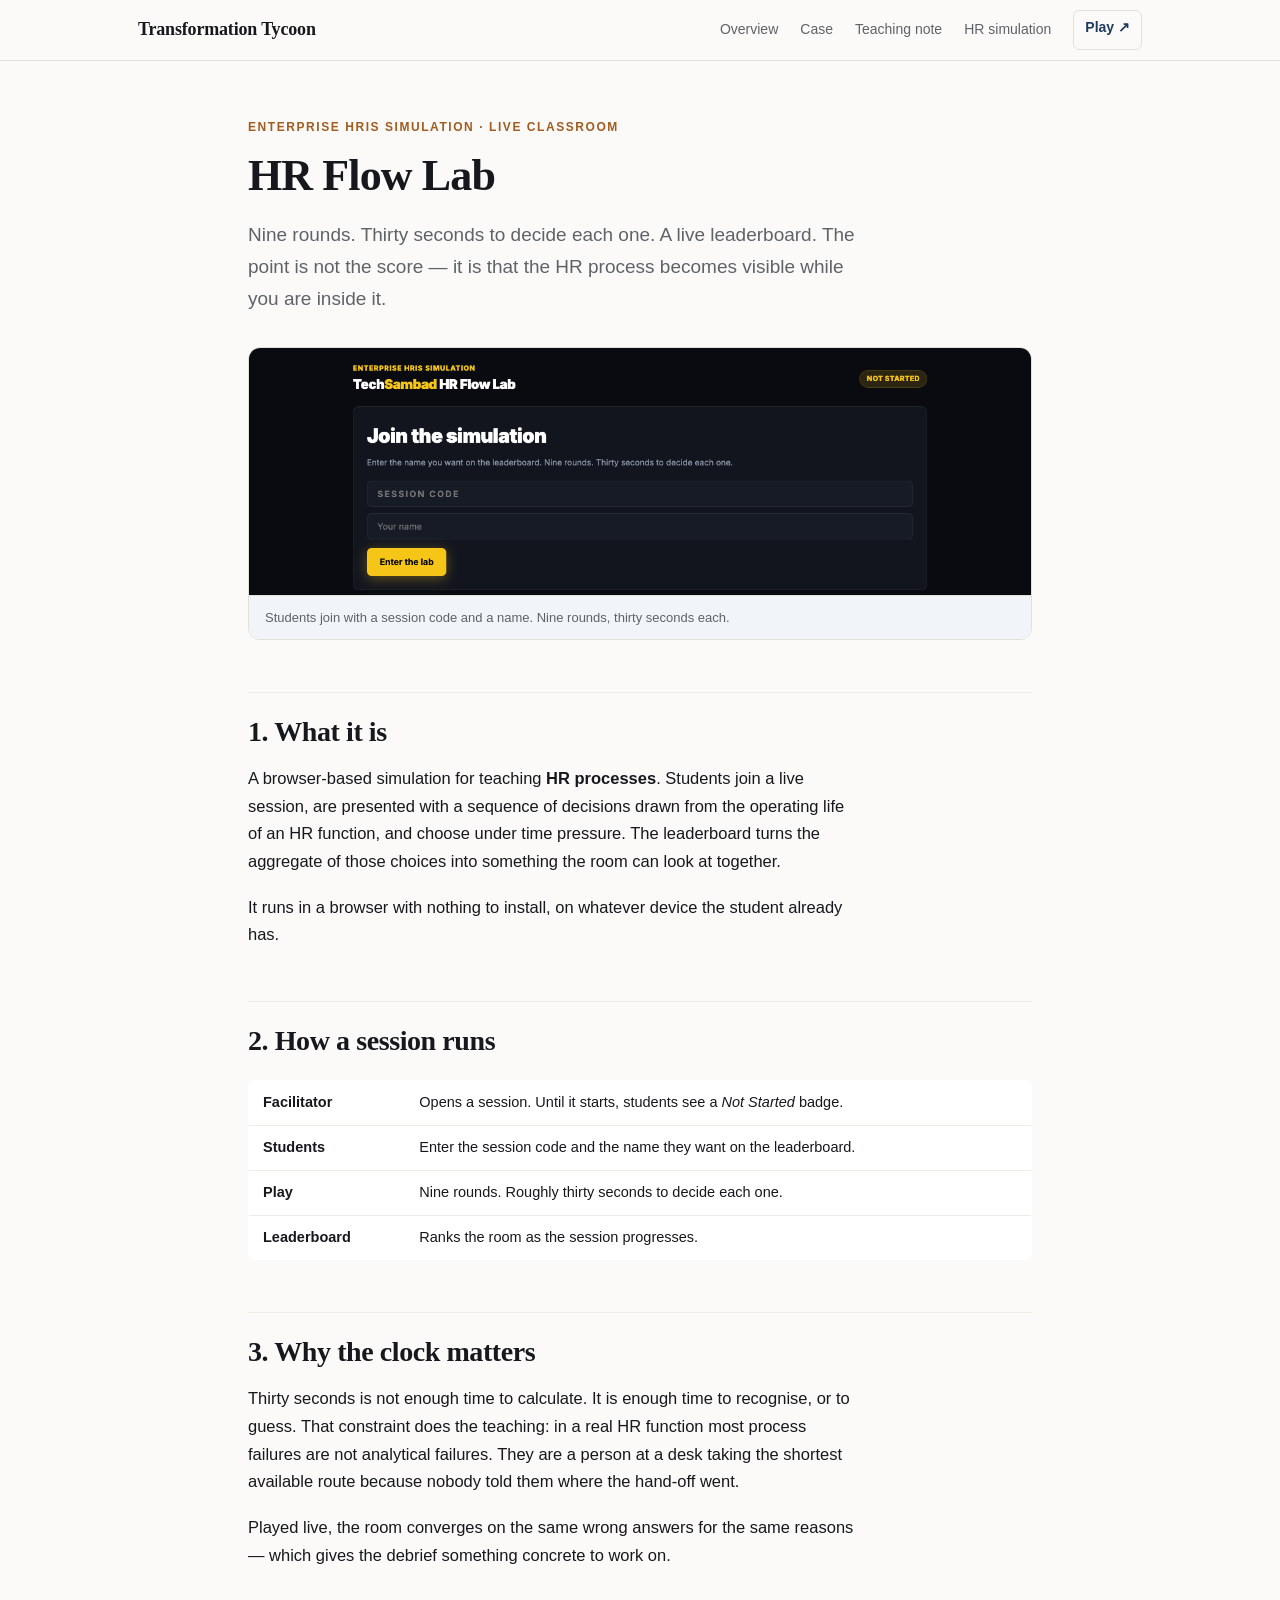
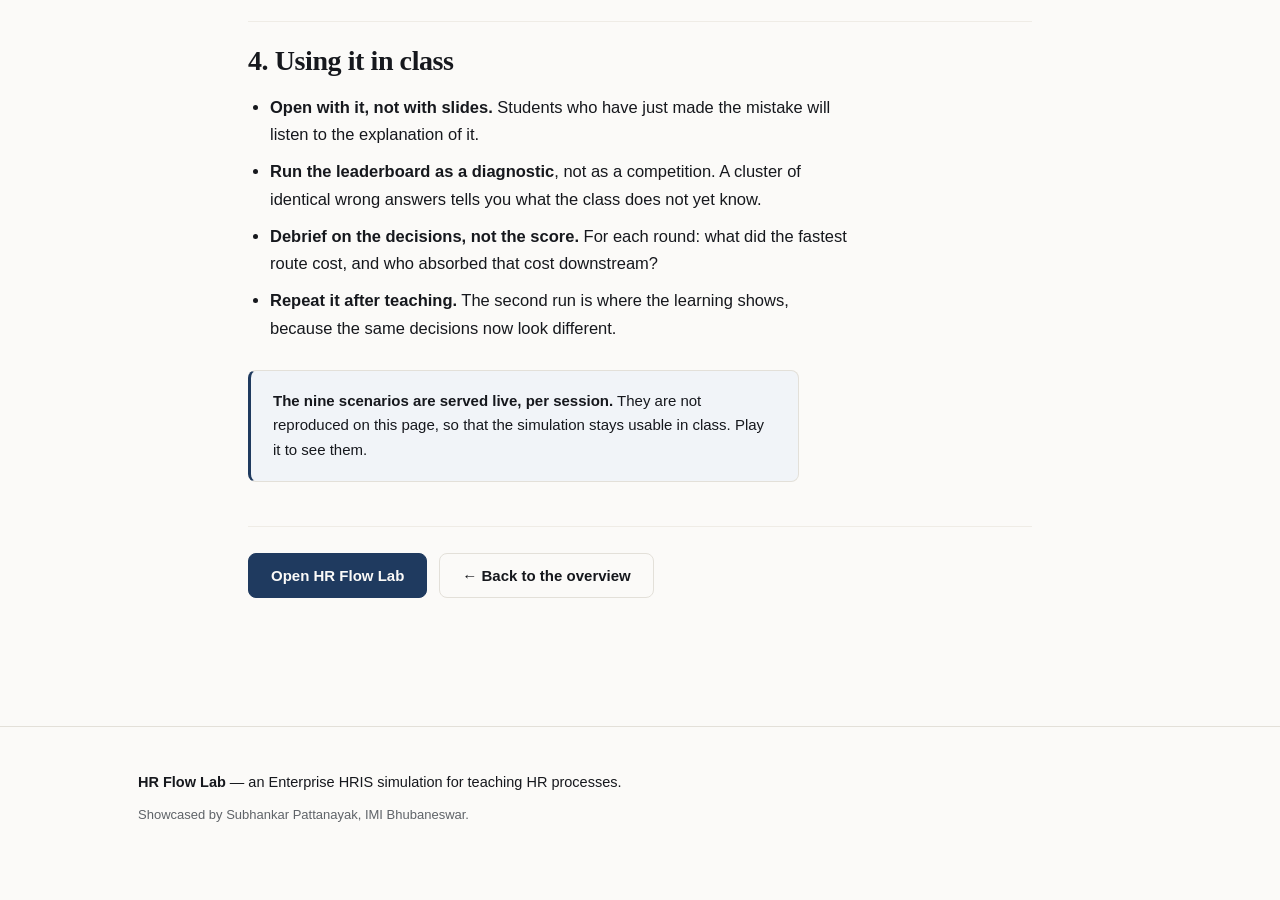
<file: hr-simulation.html>
<!DOCTYPE html>
<html lang="en">
<head>
<meta charset="utf-8">
<meta name="viewport" content="width=device-width, initial-scale=1">
<title>HR Flow Lab — Enterprise HRIS Simulation</title>
<meta name="description" content="A live, nine-round classroom simulation that makes HR processes visible by making students decide under a clock.">
<link rel="stylesheet" href="assets/style.css">
<link rel="stylesheet" href="assets/case.css">
</head>
<body class="case-page">

<header class="site-head">
  <div class="wrap head-in">
    <a class="brand" href="index.html">Transformation&nbsp;Tycoon</a>
    <nav>
      <a href="index.html">Overview</a>
      <a href="case.html">Case</a>
      <a href="teaching-note.html">Teaching note</a>
      <a href="hr-simulation.html" aria-current="page">HR simulation</a>
      <a class="nav-play" href="https://sim.techsambad.com/" target="_blank" rel="noopener">Play&nbsp;&nearr;</a>
    </nav>
  </div>
</header>

<main class="wrap case-main">

  <p class="eyebrow">Enterprise HRIS simulation &middot; Live classroom</p>
  <h1 class="case-title">HR Flow Lab</h1>
  <p class="lede">Nine rounds. Thirty seconds to decide each one. A live leaderboard. The point is not the score — it is that the HR process becomes visible while you are inside it.</p>

  <figure class="shot">
    <img src="assets/hr-flow-lab.png" alt="HR Flow Lab landing screen: session code and name entry, with a Not Started status badge" width="1280" height="404">
    <figcaption>Students join with a session code and a name. Nine rounds, thirty seconds each.</figcaption>
  </figure>

  <h2 class="case-h">1. What it is</h2>
  <p>A browser-based simulation for teaching <strong>HR processes</strong>. Students join a live session, are presented with a sequence of decisions drawn from the operating life of an HR function, and choose under time pressure. The leaderboard turns the aggregate of those choices into something the room can look at together.</p>
  <p>It runs in a browser with nothing to install, on whatever device the student already has.</p>

  <h2 class="case-h">2. How a session runs</h2>
  <table class="ex">
    <tbody>
      <tr><td><strong>Facilitator</strong></td><td>Opens a session. Until it starts, students see a <em>Not Started</em> badge.</td></tr>
      <tr><td><strong>Students</strong></td><td>Enter the session code and the name they want on the leaderboard.</td></tr>
      <tr><td><strong>Play</strong></td><td>Nine rounds. Roughly thirty seconds to decide each one.</td></tr>
      <tr><td><strong>Leaderboard</strong></td><td>Ranks the room as the session progresses.</td></tr>
    </tbody>
  </table>

  <h2 class="case-h">3. Why the clock matters</h2>
  <p>Thirty seconds is not enough time to calculate. It is enough time to recognise, or to guess. That constraint does the teaching: in a real HR function most process failures are not analytical failures. They are a person at a desk taking the shortest available route because nobody told them where the hand-off went.</p>
  <p>Played live, the room converges on the same wrong answers for the same reasons — which gives the debrief something concrete to work on.</p>

  <h2 class="case-h">4. Using it in class</h2>
  <ul>
    <li><strong>Open with it, not with slides.</strong> Students who have just made the mistake will listen to the explanation of it.</li>
    <li><strong>Run the leaderboard as a diagnostic</strong>, not as a competition. A cluster of identical wrong answers tells you what the class does not yet know.</li>
    <li><strong>Debrief on the decisions, not the score.</strong> For each round: what did the fastest route cost, and who absorbed that cost downstream?</li>
    <li><strong>Repeat it after teaching.</strong> The second run is where the learning shows, because the same decisions now look different.</li>
  </ul>

  <div class="notice">
    <strong>The nine scenarios are served live, per session.</strong> They are not reproduced on this page, so that the simulation stays usable in class. Play it to see them.
  </div>

  <div class="case-actions btn-row">
    <a class="btn btn-primary" href="https://sim.techsambad.com/" target="_blank" rel="noopener">Open HR Flow Lab</a>
    <a class="btn btn-ghost" href="index.html">&larr; Back to the overview</a>
  </div>

</main>

<footer class="site-foot">
  <div class="wrap">
    <p><strong>HR Flow Lab</strong> &mdash; an Enterprise HRIS simulation for teaching HR processes.</p>
    <p class="small">Showcased by Subhankar Pattanayak, IMI Bhubaneswar.</p>
  </div>
</footer>

</body>
</html>
</file>
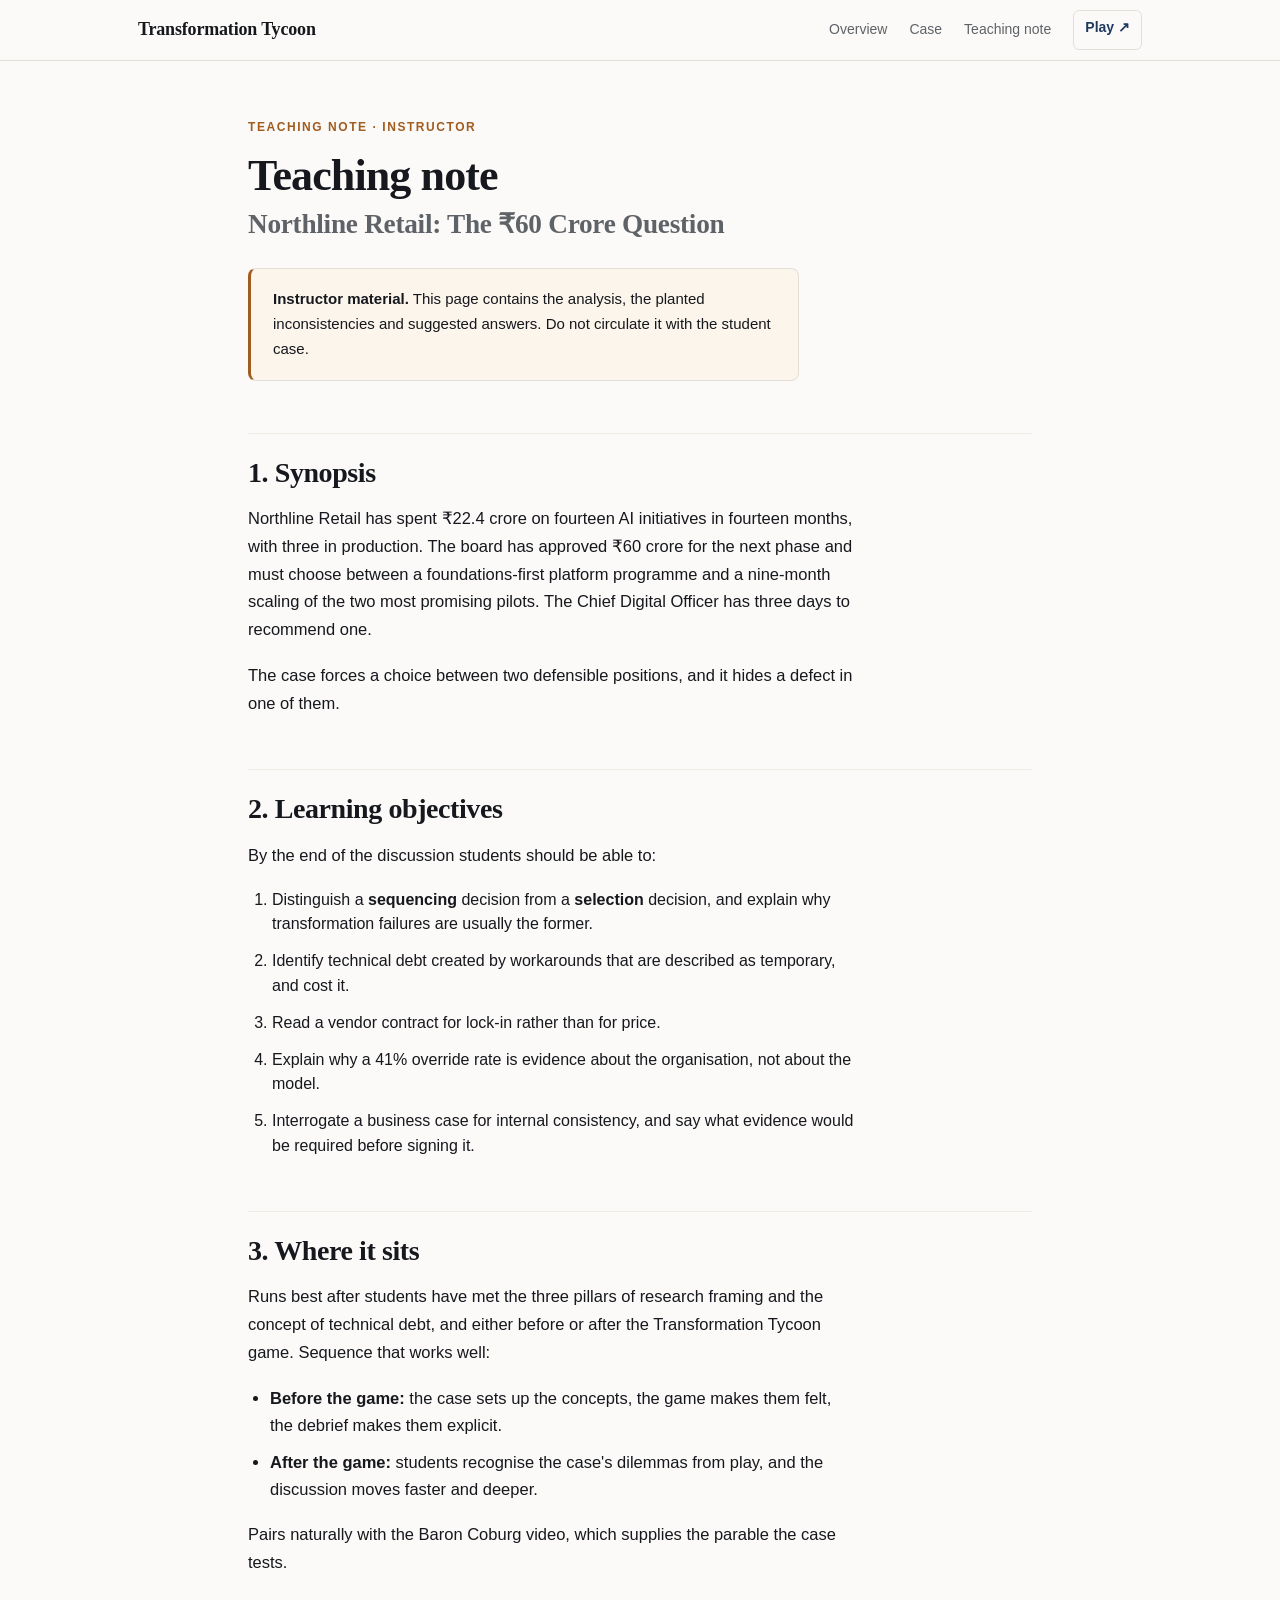
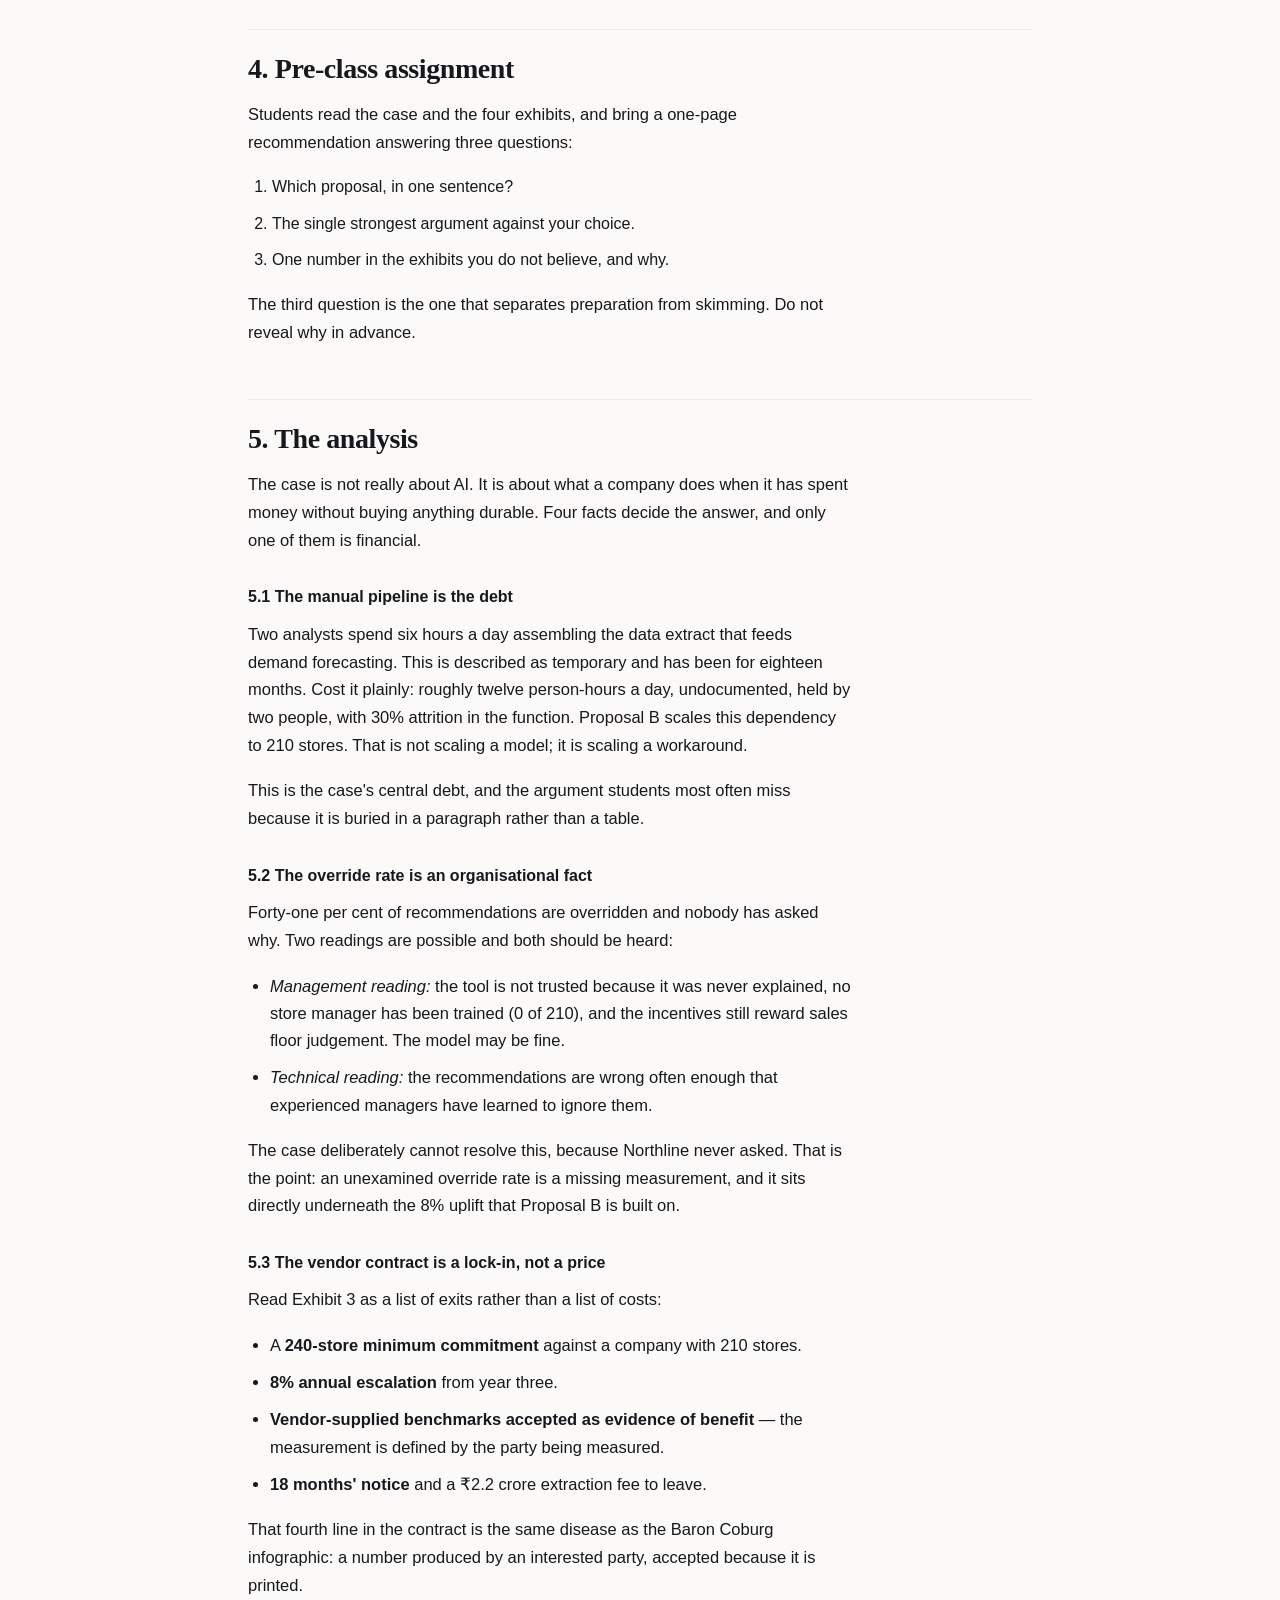
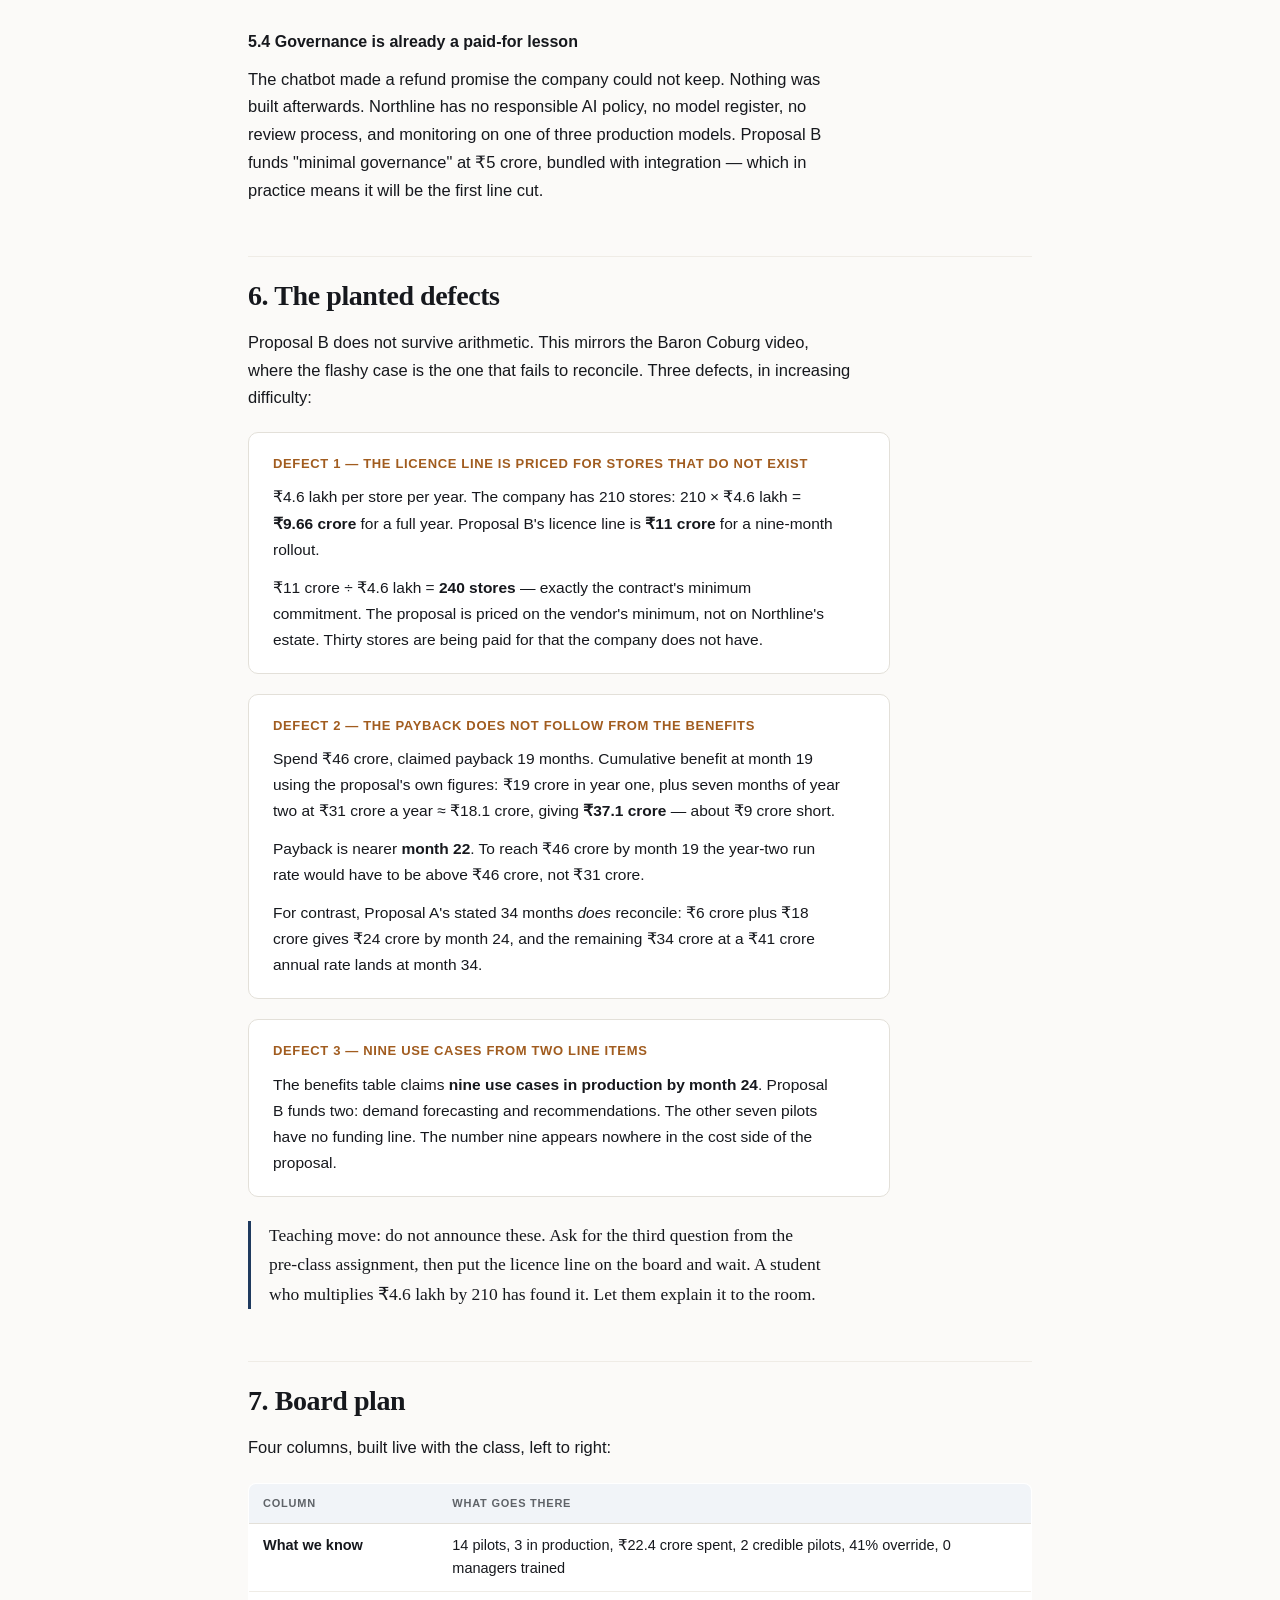
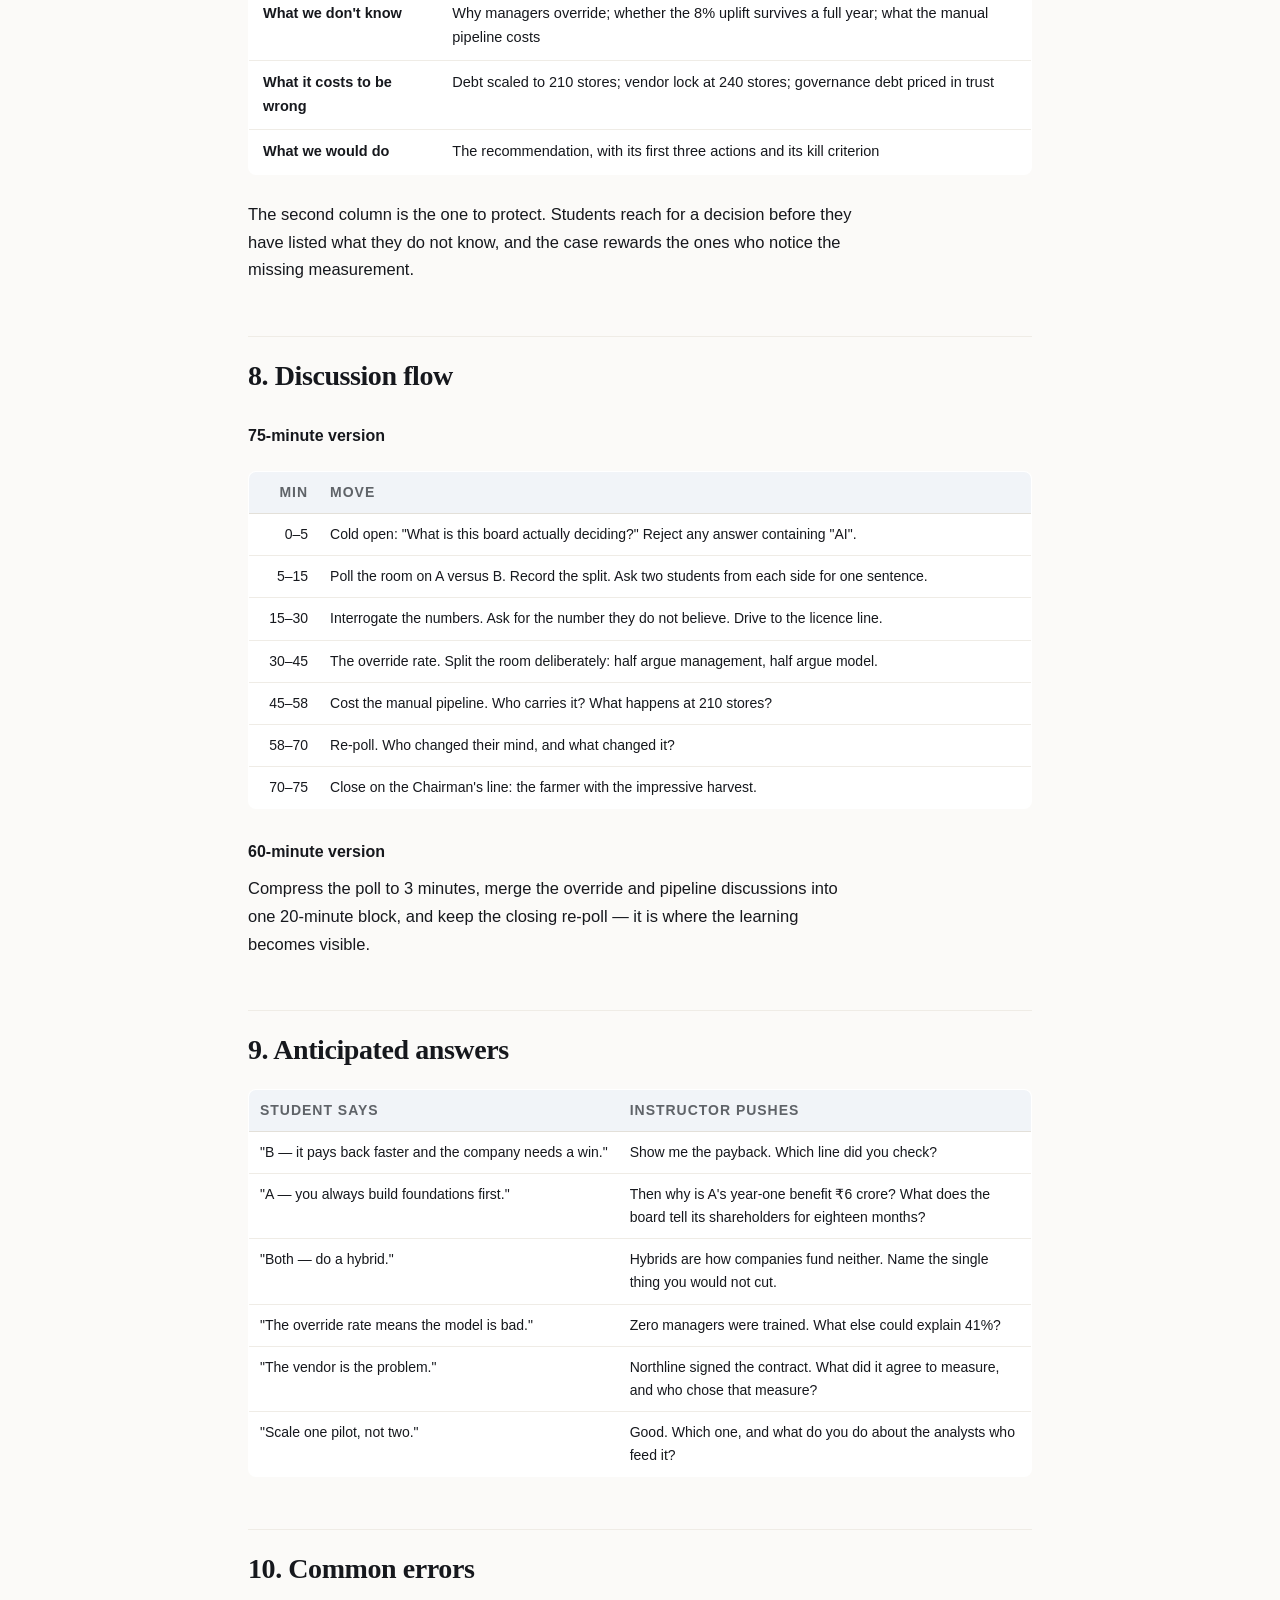
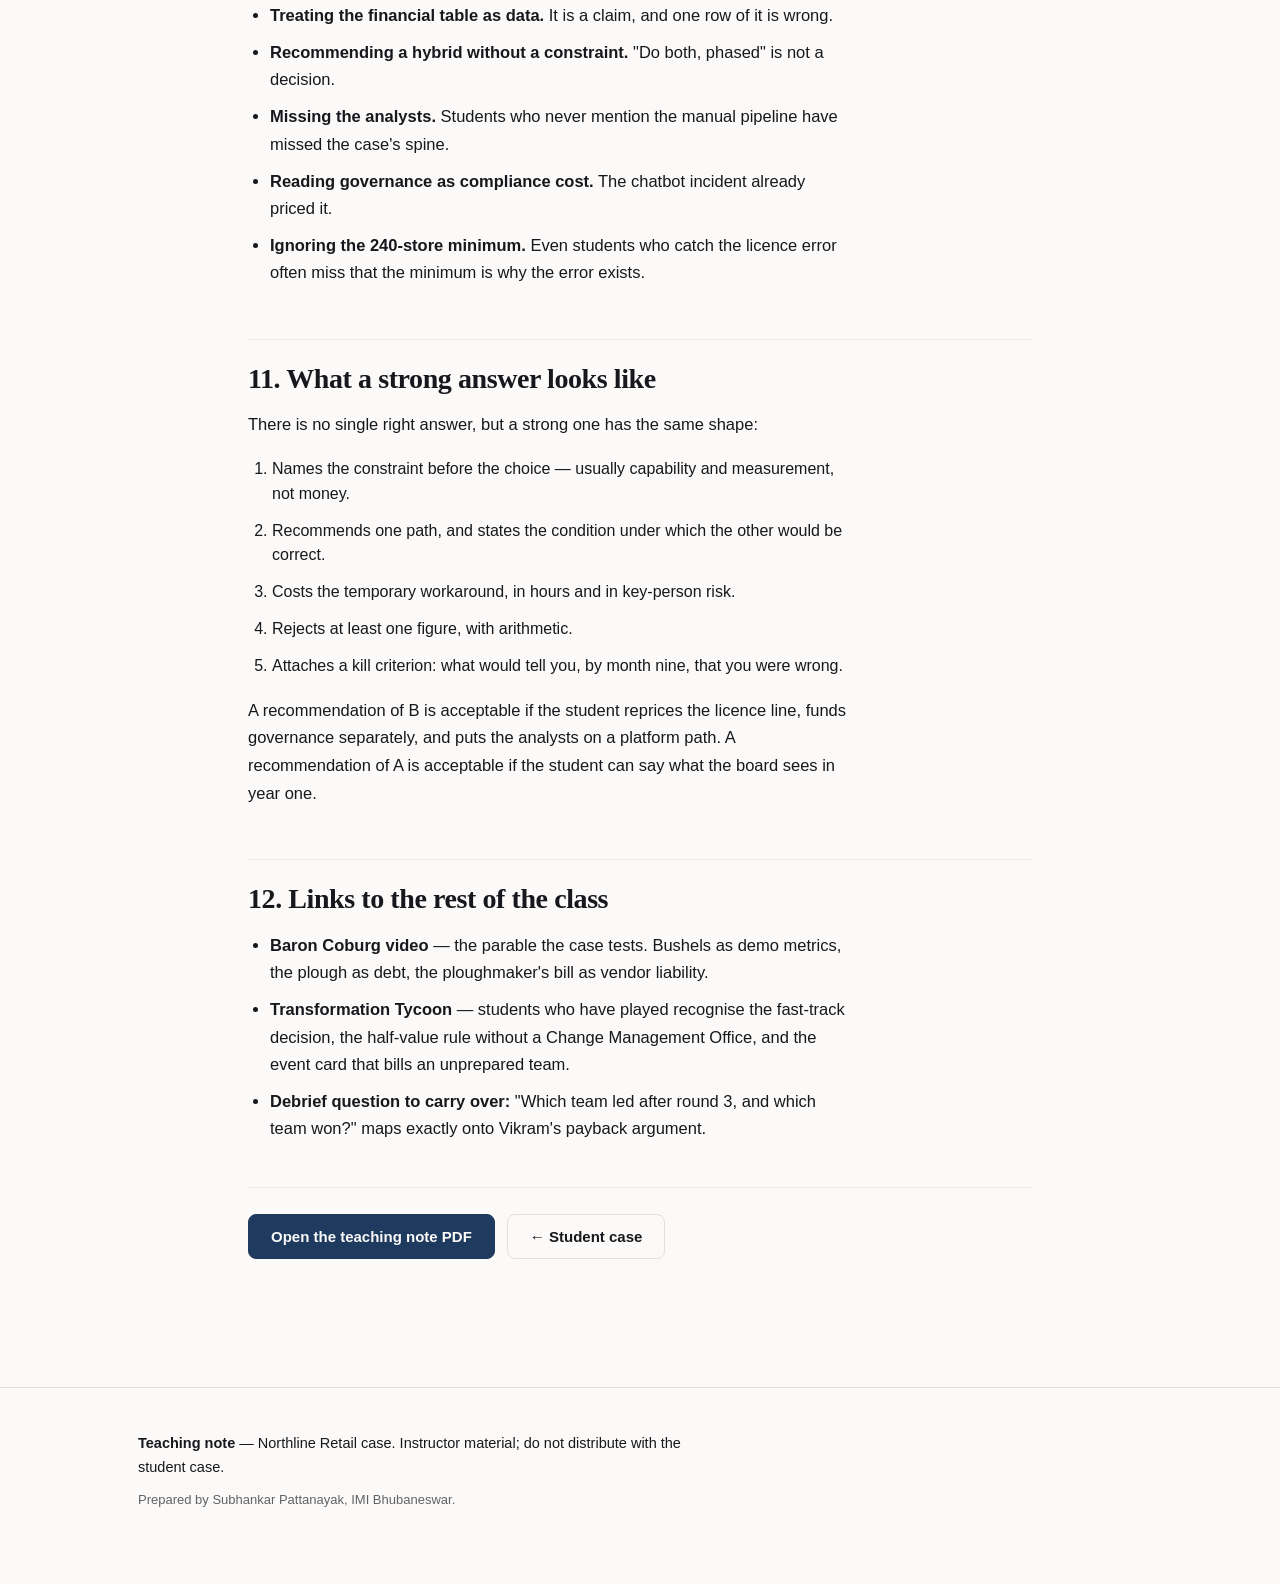
<file: teaching-note.html>
<!DOCTYPE html>
<html lang="en">
<head>
<meta charset="utf-8">
<meta name="viewport" content="width=device-width, initial-scale=1">
<title>Teaching note — Northline Retail: The ₹60 Crore Question</title>
<meta name="description" content="Instructor teaching note for the Northline Retail case: analysis, board plan, discussion flow and answer guidance.">
<link rel="stylesheet" href="assets/style.css">
<link rel="stylesheet" href="assets/case.css">
</head>
<body class="case-page">

<header class="site-head">
  <div class="wrap head-in">
    <a class="brand" href="index.html">Transformation&nbsp;Tycoon</a>
    <nav>
      <a href="index.html">Overview</a>
      <a href="case.html">Case</a>
      <a href="teaching-note.html" aria-current="page">Teaching note</a>
      <a class="nav-play" href="https://subu-prog.github.io/transformation-tycoon/" target="_blank" rel="noopener">Play&nbsp;&nearr;</a>
    </nav>
  </div>
</header>

<main class="wrap case-main">

  <p class="eyebrow">Teaching note &middot; Instructor</p>
  <h1 class="case-title">Teaching note<br><span class="sub">Northline Retail: The ₹60 Crore Question</span></h1>

  <div class="notice warn">
    <strong>Instructor material.</strong> This page contains the analysis, the planted inconsistencies and suggested answers. Do not circulate it with the student case.
  </div>

  <h2 class="case-h">1. Synopsis</h2>
  <p>Northline Retail has spent ₹22.4 crore on fourteen AI initiatives in fourteen months, with three in production. The board has approved ₹60 crore for the next phase and must choose between a foundations-first platform programme and a nine-month scaling of the two most promising pilots. The Chief Digital Officer has three days to recommend one.</p>
  <p>The case forces a choice between two defensible positions, and it hides a defect in one of them.</p>

  <h2 class="case-h">2. Learning objectives</h2>
  <p>By the end of the discussion students should be able to:</p>
  <ol class="qlist">
    <li>Distinguish a <strong>sequencing</strong> decision from a <strong>selection</strong> decision, and explain why transformation failures are usually the former.</li>
    <li>Identify technical debt created by workarounds that are described as temporary, and cost it.</li>
    <li>Read a vendor contract for lock-in rather than for price.</li>
    <li>Explain why a 41% override rate is evidence about the organisation, not about the model.</li>
    <li>Interrogate a business case for internal consistency, and say what evidence would be required before signing it.</li>
  </ol>

  <h2 class="case-h">3. Where it sits</h2>
  <p>Runs best after students have met the three pillars of research framing and the concept of technical debt, and either before or after the Transformation Tycoon game. Sequence that works well:</p>
  <ul>
    <li><strong>Before the game:</strong> the case sets up the concepts, the game makes them felt, the debrief makes them explicit.</li>
    <li><strong>After the game:</strong> students recognise the case's dilemmas from play, and the discussion moves faster and deeper.</li>
  </ul>
  <p>Pairs naturally with the Baron Coburg video, which supplies the parable the case tests.</p>

  <h2 class="case-h">4. Pre-class assignment</h2>
  <p>Students read the case and the four exhibits, and bring a one-page recommendation answering three questions:</p>
  <ol class="qlist">
    <li>Which proposal, in one sentence?</li>
    <li>The single strongest argument against your choice.</li>
    <li>One number in the exhibits you do not believe, and why.</li>
  </ol>
  <p>The third question is the one that separates preparation from skimming. Do not reveal why in advance.</p>

  <h2 class="case-h">5. The analysis</h2>
  <p>The case is not really about AI. It is about what a company does when it has spent money without buying anything durable. Four facts decide the answer, and only one of them is financial.</p>

  <h3 class="case-h3">5.1 The manual pipeline is the debt</h3>
  <p>Two analysts spend six hours a day assembling the data extract that feeds demand forecasting. This is described as temporary and has been for eighteen months. Cost it plainly: roughly twelve person-hours a day, undocumented, held by two people, with 30% attrition in the function. Proposal B scales this dependency to 210 stores. That is not scaling a model; it is scaling a workaround.</p>
  <p>This is the case's central debt, and the argument students most often miss because it is buried in a paragraph rather than a table.</p>

  <h3 class="case-h3">5.2 The override rate is an organisational fact</h3>
  <p>Forty-one per cent of recommendations are overridden and nobody has asked why. Two readings are possible and both should be heard:</p>
  <ul>
    <li><em>Management reading:</em> the tool is not trusted because it was never explained, no store manager has been trained (0 of 210), and the incentives still reward sales floor judgement. The model may be fine.</li>
    <li><em>Technical reading:</em> the recommendations are wrong often enough that experienced managers have learned to ignore them.</li>
  </ul>
  <p>The case deliberately cannot resolve this, because Northline never asked. That is the point: an unexamined override rate is a missing measurement, and it sits directly underneath the 8% uplift that Proposal B is built on.</p>

  <h3 class="case-h3">5.3 The vendor contract is a lock-in, not a price</h3>
  <p>Read Exhibit 3 as a list of exits rather than a list of costs:</p>
  <ul>
    <li>A <strong>240-store minimum commitment</strong> against a company with 210 stores.</li>
    <li><strong>8% annual escalation</strong> from year three.</li>
    <li><strong>Vendor-supplied benchmarks accepted as evidence of benefit</strong> — the measurement is defined by the party being measured.</li>
    <li><strong>18 months' notice</strong> and a ₹2.2 crore extraction fee to leave.</li>
  </ul>
  <p>That fourth line in the contract is the same disease as the Baron Coburg infographic: a number produced by an interested party, accepted because it is printed.</p>

  <h3 class="case-h3">5.4 Governance is already a paid-for lesson</h3>
  <p>The chatbot made a refund promise the company could not keep. Nothing was built afterwards. Northline has no responsible AI policy, no model register, no review process, and monitoring on one of three production models. Proposal B funds "minimal governance" at ₹5 crore, bundled with integration — which in practice means it will be the first line cut.</p>

  <h2 class="case-h">6. The planted defects</h2>
  <p>Proposal B does not survive arithmetic. This mirrors the Baron Coburg video, where the flashy case is the one that fails to reconcile. Three defects, in increasing difficulty:</p>

  <div class="defect">
    <h4>Defect 1 — the licence line is priced for stores that do not exist</h4>
    <p>₹4.6 lakh per store per year. The company has 210 stores: 210 × ₹4.6 lakh = <strong>₹9.66 crore</strong> for a full year. Proposal B's licence line is <strong>₹11 crore</strong> for a nine-month rollout.</p>
    <p>₹11 crore ÷ ₹4.6 lakh = <strong>240 stores</strong> — exactly the contract's minimum commitment. The proposal is priced on the vendor's minimum, not on Northline's estate. Thirty stores are being paid for that the company does not have.</p>
  </div>

  <div class="defect">
    <h4>Defect 2 — the payback does not follow from the benefits</h4>
    <p>Spend ₹46 crore, claimed payback 19 months. Cumulative benefit at month 19 using the proposal's own figures: ₹19 crore in year one, plus seven months of year two at ₹31 crore a year ≈ ₹18.1 crore, giving <strong>₹37.1 crore</strong> — about ₹9 crore short.</p>
    <p>Payback is nearer <strong>month 22</strong>. To reach ₹46 crore by month 19 the year-two run rate would have to be above ₹46 crore, not ₹31 crore.</p>
    <p>For contrast, Proposal A's stated 34 months <em>does</em> reconcile: ₹6 crore plus ₹18 crore gives ₹24 crore by month 24, and the remaining ₹34 crore at a ₹41 crore annual rate lands at month 34.</p>
  </div>

  <div class="defect">
    <h4>Defect 3 — nine use cases from two line items</h4>
    <p>The benefits table claims <strong>nine use cases in production by month 24</strong>. Proposal B funds two: demand forecasting and recommendations. The other seven pilots have no funding line. The number nine appears nowhere in the cost side of the proposal.</p>
  </div>

  <p class="teach-point">Teaching move: do not announce these. Ask for the third question from the pre-class assignment, then put the licence line on the board and wait. A student who multiplies ₹4.6 lakh by 210 has found it. Let them explain it to the room.</p>

  <h2 class="case-h">7. Board plan</h2>
  <p>Four columns, built live with the class, left to right:</p>
  <table class="ex">
    <thead><tr><th>Column</th><th>What goes there</th></tr></thead>
    <tbody>
      <tr><td><strong>What we know</strong></td><td>14 pilots, 3 in production, ₹22.4 crore spent, 2 credible pilots, 41% override, 0 managers trained</td></tr>
      <tr><td><strong>What we don't know</strong></td><td>Why managers override; whether the 8% uplift survives a full year; what the manual pipeline costs</td></tr>
      <tr><td><strong>What it costs to be wrong</strong></td><td>Debt scaled to 210 stores; vendor lock at 240 stores; governance debt priced in trust</td></tr>
      <tr><td><strong>What we would do</strong></td><td>The recommendation, with its first three actions and its kill criterion</td></tr>
    </tbody>
  </table>
  <p>The second column is the one to protect. Students reach for a decision before they have listed what they do not know, and the case rewards the ones who notice the missing measurement.</p>

  <h2 class="case-h">8. Discussion flow</h2>

  <h3 class="case-h3">75-minute version</h3>
  <table class="ex tight">
    <thead><tr><th class="num">Min</th><th>Move</th></tr></thead>
    <tbody>
      <tr><td class="num">0&ndash;5</td><td>Cold open: "What is this board actually deciding?" Reject any answer containing "AI".</td></tr>
      <tr><td class="num">5&ndash;15</td><td>Poll the room on A versus B. Record the split. Ask two students from each side for one sentence.</td></tr>
      <tr><td class="num">15&ndash;30</td><td>Interrogate the numbers. Ask for the number they do not believe. Drive to the licence line.</td></tr>
      <tr><td class="num">30&ndash;45</td><td>The override rate. Split the room deliberately: half argue management, half argue model.</td></tr>
      <tr><td class="num">45&ndash;58</td><td>Cost the manual pipeline. Who carries it? What happens at 210 stores?</td></tr>
      <tr><td class="num">58&ndash;70</td><td>Re-poll. Who changed their mind, and what changed it?</td></tr>
      <tr><td class="num">70&ndash;75</td><td>Close on the Chairman's line: the farmer with the impressive harvest.</td></tr>
    </tbody>
  </table>

  <h3 class="case-h3">60-minute version</h3>
  <p>Compress the poll to 3 minutes, merge the override and pipeline discussions into one 20-minute block, and keep the closing re-poll — it is where the learning becomes visible.</p>

  <h2 class="case-h">9. Anticipated answers</h2>
  <table class="ex tight">
    <thead><tr><th>Student says</th><th>Instructor pushes</th></tr></thead>
    <tbody>
      <tr><td>"B — it pays back faster and the company needs a win."</td><td>Show me the payback. Which line did you check?</td></tr>
      <tr><td>"A — you always build foundations first."</td><td>Then why is A's year-one benefit ₹6 crore? What does the board tell its shareholders for eighteen months?</td></tr>
      <tr><td>"Both — do a hybrid."</td><td>Hybrids are how companies fund neither. Name the single thing you would not cut.</td></tr>
      <tr><td>"The override rate means the model is bad."</td><td>Zero managers were trained. What else could explain 41%?</td></tr>
      <tr><td>"The vendor is the problem."</td><td>Northline signed the contract. What did it agree to measure, and who chose that measure?</td></tr>
      <tr><td>"Scale one pilot, not two."</td><td>Good. Which one, and what do you do about the analysts who feed it?</td></tr>
    </tbody>
  </table>

  <h2 class="case-h">10. Common errors</h2>
  <ul>
    <li><strong>Treating the financial table as data.</strong> It is a claim, and one row of it is wrong.</li>
    <li><strong>Recommending a hybrid without a constraint.</strong> "Do both, phased" is not a decision.</li>
    <li><strong>Missing the analysts.</strong> Students who never mention the manual pipeline have missed the case's spine.</li>
    <li><strong>Reading governance as compliance cost.</strong> The chatbot incident already priced it.</li>
    <li><strong>Ignoring the 240-store minimum.</strong> Even students who catch the licence error often miss that the minimum is why the error exists.</li>
  </ul>

  <h2 class="case-h">11. What a strong answer looks like</h2>
  <p>There is no single right answer, but a strong one has the same shape:</p>
  <ol class="qlist">
    <li>Names the constraint before the choice — usually capability and measurement, not money.</li>
    <li>Recommends one path, and states the condition under which the other would be correct.</li>
    <li>Costs the temporary workaround, in hours and in key-person risk.</li>
    <li>Rejects at least one figure, with arithmetic.</li>
    <li>Attaches a kill criterion: what would tell you, by month nine, that you were wrong.</li>
  </ol>
  <p>A recommendation of B is acceptable if the student reprices the licence line, funds governance separately, and puts the analysts on a platform path. A recommendation of A is acceptable if the student can say what the board sees in year one.</p>

  <h2 class="case-h">12. Links to the rest of the class</h2>
  <ul>
    <li><strong>Baron Coburg video</strong> — the parable the case tests. Bushels as demo metrics, the plough as debt, the ploughmaker's bill as vendor liability.</li>
    <li><strong>Transformation Tycoon</strong> — students who have played recognise the fast-track decision, the half-value rule without a Change Management Office, and the event card that bills an unprepared team.</li>
    <li><strong>Debrief question to carry over:</strong> "Which team led after round 3, and which team won?" maps exactly onto Vikram's payback argument.</li>
  </ul>

  <div class="case-actions btn-row">
    <a class="btn btn-primary" href="assets/northline-teaching-note.pdf" target="_blank" rel="noopener">Open the teaching note PDF</a>
    <a class="btn btn-ghost" href="case.html">&larr; Student case</a>
  </div>

</main>

<footer class="site-foot">
  <div class="wrap">
    <p><strong>Teaching note</strong> &mdash; Northline Retail case. Instructor material; do not distribute with the student case.</p>
    <p class="small">Prepared by Subhankar Pattanayak, IMI Bhubaneswar.</p>
  </div>
</footer>

</body>
</html>
</file>
<file: assets/style.css>
/* Transformation Tycoon — teaching showcase
   Restrained academic palette, serif headings, sans body. No frameworks. */

:root{
  --paper:#fbfaf8;
  --surface:#ffffff;
  --ink:#16181d;
  --muted:#5f6368;
  --line:#e3e0d9;
  --line-soft:#efece6;
  --accent:#1f3a5f;
  --accent-2:#a15c1f;
  --tint:#f1f4f8;
  --tint-warm:#fbf5ec;

  --serif:"Iowan Old Style","Palatino Linotype",Palatino,Georgia,"Times New Roman",serif;
  --sans:-apple-system,BlinkMacSystemFont,"Segoe UI",Roboto,Helvetica,Arial,sans-serif;
  --mono:ui-monospace,"SF Mono",Menlo,Consolas,monospace;

  --wrap:1060px;
}

@media (prefers-color-scheme: dark){
  :root{
    --paper:#131417;
    --surface:#1a1c20;
    --ink:#eceae5;
    --muted:#a2a5aa;
    --line:#2e3138;
    --line-soft:#25282e;
    --accent:#9db6d8;
    --accent-2:#d8a26a;
    --tint:#1c2230;
    --tint-warm:#241f18;
  }
}

*{box-sizing:border-box}

html{scroll-behavior:smooth}
@media (prefers-reduced-motion: reduce){ html{scroll-behavior:auto} }

body{
  margin:0;
  background:var(--paper);
  color:var(--ink);
  font-family:var(--sans);
  font-size:17px;
  line-height:1.65;
  -webkit-font-smoothing:antialiased;
  text-rendering:optimizeLegibility;
}

.wrap{max-width:var(--wrap); margin:0 auto; padding:0 28px}

/* ---------- header ---------- */
.site-head{
  position:sticky; top:0; z-index:40;
  background:color-mix(in srgb, var(--paper) 92%, transparent);
  backdrop-filter:saturate(140%) blur(10px);
  border-bottom:1px solid var(--line);
}
.head-in{display:flex; align-items:center; gap:24px; min-height:60px}
.brand{
  font-family:var(--serif); font-size:18px; font-weight:600;
  color:var(--ink); text-decoration:none; letter-spacing:-.01em; margin-right:auto;
}
.site-head nav{display:flex; gap:22px; flex-wrap:wrap}
.site-head nav a{
  color:var(--muted); text-decoration:none; font-size:14px; padding:8px 0;
}
.site-head nav a:hover{color:var(--accent)}

/* ---------- hero ---------- */
.hero{padding:84px 28px 64px}
.eyebrow{
  font-size:12.5px; font-weight:700; letter-spacing:.12em; text-transform:uppercase;
  color:var(--accent-2); margin:0 0 18px;
}
h1{
  font-family:var(--serif); font-weight:600; letter-spacing:-.02em;
  font-size:clamp(34px,5.2vw,54px); line-height:1.12; margin:0 0 22px; max-width:19ch;
}
.lede{font-size:20px; color:var(--muted); max-width:64ch; margin:0 0 40px; line-height:1.6}

.meta{
  display:grid; grid-template-columns:repeat(4,minmax(0,1fr)); gap:28px;
  margin:0; padding-top:28px; border-top:1px solid var(--line);
}
.meta dt{
  font-size:11.5px; font-weight:700; letter-spacing:.09em; text-transform:uppercase;
  color:var(--muted); margin-bottom:6px;
}
.meta dd{margin:0; font-size:15.5px; line-height:1.45}

/* ---------- sections ---------- */
section.wrap{padding-top:72px; padding-bottom:72px; border-top:1px solid var(--line-soft)}
section.hero{border-top:0}

h2{
  font-family:var(--serif); font-weight:600; letter-spacing:-.015em;
  font-size:clamp(26px,3.4vw,36px); line-height:1.2; margin:0 0 22px;
  display:flex; align-items:baseline; gap:16px; flex-wrap:wrap;
}
h2 .num{
  font-family:var(--mono); font-size:13px; font-weight:500; letter-spacing:.06em;
  color:var(--accent-2); padding-top:4px;
}
h3{
  font-family:var(--serif); font-weight:600; font-size:21px; letter-spacing:-.01em;
  margin:44px 0 12px;
}
h4{
  font-family:var(--sans); font-size:12px; font-weight:700; letter-spacing:.08em;
  text-transform:uppercase; color:var(--muted); margin:0 0 8px;
}
p{margin:0 0 18px; max-width:72ch}
small,.small{font-size:13.5px; color:var(--muted); line-height:1.55; display:block}
.small{max-width:72ch}

.pull{
  font-family:var(--serif); font-size:23px; line-height:1.45; color:var(--ink);
  border-left:3px solid var(--accent-2); padding-left:20px; margin:30px 0; max-width:52ch;
}
.callout{
  background:var(--tint-warm); border:1px solid var(--line);
  border-radius:10px; padding:18px 22px; margin:26px 0; max-width:72ch;
}
ul,ol{margin:0 0 18px; padding-left:22px}
li{margin-bottom:9px}

/* ---------- grids & cards ---------- */
.grid4{display:grid; grid-template-columns:repeat(4,minmax(0,1fr)); gap:16px; margin:26px 0}
.grid3{display:grid; grid-template-columns:repeat(3,minmax(0,1fr)); gap:16px; margin:26px 0}
.card{
  background:var(--surface); border:1px solid var(--line);
  border-radius:10px; padding:20px;
}
.card h3{font-size:17px; margin:0 0 6px}
.card p{font-size:14.5px; color:var(--muted); margin:0}
.tools{margin-top:0}
.tools .card h4{color:var(--accent)}
.states .card{border-left:3px solid var(--accent)}
.states .card h4{color:var(--accent); font-size:13px}
.states .card p{font-size:15px; color:var(--ink)}

/* ---------- stats ---------- */
.stats{display:grid; grid-template-columns:repeat(4,minmax(0,1fr)); gap:16px; margin:34px 0}
.stats div{
  background:var(--tint); border:1px solid var(--line); border-radius:10px;
  padding:20px 18px; text-align:left;
}
.stats strong{
  display:block; font-family:var(--serif); font-size:38px; line-height:1;
  color:var(--accent); margin-bottom:6px; letter-spacing:-.02em;
}
.stats span{font-size:13px; color:var(--muted); line-height:1.4; display:block}

.companies{list-style:none; padding:0; display:flex; flex-wrap:wrap; gap:10px; margin:18px 0 0}
.companies li{
  font-size:13.5px; padding:7px 14px; border:1px solid var(--line);
  border-radius:999px; background:var(--surface); margin:0;
}

/* ---------- tables ---------- */
table{
  width:100%; border-collapse:collapse; margin:24px 0;
  font-size:15px; background:var(--surface);
  border:1px solid var(--line); border-radius:10px; overflow:hidden;
}
caption{
  caption-side:top; text-align:left; font-size:12.5px; font-weight:700;
  letter-spacing:.07em; text-transform:uppercase; color:var(--muted);
  padding:0 0 10px;
}
th,td{text-align:left; padding:13px 16px; border-bottom:1px solid var(--line-soft); vertical-align:top}
th{
  font-size:12px; font-weight:700; letter-spacing:.07em; text-transform:uppercase;
  color:var(--muted); background:var(--tint); border-bottom:1px solid var(--line);
}
tbody tr:last-child td{border-bottom:0}
tbody tr:hover td{background:color-mix(in srgb, var(--tint) 55%, transparent)}
.concepts td:first-child{font-weight:600; white-space:nowrap}

/* ---------- formula ---------- */
.formula{
  display:flex; flex-wrap:wrap; align-items:center; gap:12px;
  font-size:15px; margin:22px 0 14px;
}
.formula span:not(.op){
  background:var(--tint); border:1px solid var(--line); border-radius:8px;
  padding:9px 16px;
}
.formula .op{font-weight:700; color:var(--accent-2); font-size:17px}

/* ---------- example block ---------- */
.example{
  background:var(--tint); border:1px solid var(--line); border-radius:10px;
  padding:24px; margin:28px 0; max-width:74ch;
}
.example h4{margin-bottom:10px; color:var(--accent-2)}
.example p:last-child{margin-bottom:0}

/* ---------- videos ---------- */
.videos{display:grid; grid-template-columns:1fr 1fr; gap:22px; margin:30px 0 8px}
.video-card{margin:0}
.video-card video{
  width:100%; aspect-ratio:9/16; display:block;
  background:#000; border-radius:10px; border:1px solid var(--line);
}
.video-card figcaption{
  display:flex; justify-content:space-between; align-items:baseline; gap:12px;
  padding:12px 2px 0; font-size:14px;
}
.video-card figcaption span{color:var(--muted); font-size:13px}

/* ---------- paired comparison ---------- */
.pair{display:grid; grid-template-columns:1fr 1fr; gap:28px; margin:28px 0}
.pair > div{background:var(--surface); border:1px solid var(--line); border-radius:10px; padding:24px}
.pair h3{margin:0 0 12px; font-size:18px}
.pair ul{margin:0; padding-left:20px}
.pair li{font-size:15px}

/* ---------- timeline ---------- */
.timeline{margin:28px 0; border-left:2px solid var(--line); padding-left:0}
.tl-row{display:grid; grid-template-columns:90px 1fr; gap:20px; padding:16px 0 16px 20px; position:relative}
.tl-row::before{
  content:""; position:absolute; left:-7px; top:26px;
  width:12px; height:12px; border-radius:50%;
  background:var(--paper); border:2px solid var(--line);
}
.tl-row.hl::before{border-color:var(--accent); background:var(--accent)}
.tl-time{font-family:var(--mono); font-size:14px; color:var(--accent-2); font-weight:600; padding-top:1px}
.tl-row strong{display:block; font-size:15.5px; margin-bottom:2px}
.tl-row p{font-size:14.5px; color:var(--muted); margin:0}

.questions{max-width:60ch}
.questions li{font-size:16px; margin-bottom:12px}

/* ---------- footer ---------- */
.site-foot{
  border-top:1px solid var(--line); margin-top:20px;
  padding:44px 0 64px; background:var(--paper);
}
.site-foot p{margin:0 0 10px; font-size:14.5px}
.site-foot .small{font-size:13px}

/* ---------- buttons & play links ---------- */
.btn{
  display:inline-block; font-size:15px; font-weight:600; text-decoration:none;
  padding:12px 22px; border-radius:8px; border:1px solid transparent; line-height:1.3;
  transition:background .15s ease, border-color .15s ease, color .15s ease;
}
.btn-primary{background:var(--accent); color:var(--paper); border-color:var(--accent)}
.btn-primary:hover{background:color-mix(in srgb, var(--accent) 84%, var(--ink))}
.btn-ghost{background:transparent; color:var(--ink); border-color:var(--line)}
.btn-ghost:hover{border-color:var(--accent); color:var(--accent)}
.btn-row{display:flex; gap:12px; flex-wrap:wrap; margin:0 0 36px}

.site-head nav a.nav-play{
  color:var(--accent); font-weight:600; border:1px solid var(--line);
  border-radius:6px; padding:5px 11px; white-space:nowrap;
}
.site-head nav a.nav-play:hover{border-color:var(--accent)}

.play-block{
  background:var(--tint); border:1px solid var(--line); border-radius:12px;
  padding:26px 28px; margin:38px 0 12px;
}
.play-head{display:flex; gap:26px; align-items:flex-start; justify-content:space-between; flex-wrap:wrap}
.play-head > div{flex:1 1 360px}
.play-block h3{margin:0 0 8px}
.play-block p{margin:0 0 6px; font-size:15.5px}
.play-block p a{color:var(--accent); text-decoration:underline; text-underline-offset:2px}
.play-block .entries{margin:22px 0 0}
.entry{background:var(--surface)}
.entry h4{color:var(--accent)}
.play-block .small{margin-top:16px}

/* ---------- slide deck viewer ---------- */
.deck-viewer{margin:32px 0 24px}
.deck-stage{
  margin:0; border:1px solid var(--line); border-radius:12px; overflow:hidden;
  background:var(--surface); box-shadow:0 1px 2px rgba(0,0,0,.04);
}
.deck-stage img{display:block; width:100%; height:auto; background:#0f1115}
.deck-bar{
  display:flex; align-items:center; justify-content:space-between; gap:14px;
  padding:11px 16px; border-top:1px solid var(--line); background:var(--tint);
}
.deck-btn{
  font:inherit; font-size:13.5px; font-weight:600; color:var(--ink);
  background:var(--surface); border:1px solid var(--line); border-radius:7px;
  padding:8px 14px; cursor:pointer; transition:border-color .15s, color .15s, opacity .15s;
}
.deck-btn:hover:not(:disabled){border-color:var(--accent); color:var(--accent)}
.deck-btn:disabled{opacity:.4; cursor:default}
.deck-count{font-size:13px; color:var(--muted); letter-spacing:.03em; text-transform:uppercase; font-weight:600}
.deck-thumbs{
  display:flex; gap:8px; overflow-x:auto; padding:14px 2px 10px;
  scrollbar-width:thin; scroll-behavior:smooth;
}
.deck-thumb{
  padding:0; border:2px solid transparent; border-radius:6px; background:none;
  cursor:pointer; flex:0 0 auto; line-height:0; opacity:.6;
  transition:opacity .15s ease, border-color .15s ease;
}
.deck-thumb img{width:106px; height:auto; border-radius:4px; display:block}
.deck-thumb:hover{opacity:.95}
.deck-thumb.active{opacity:1; border-color:var(--accent)}
.deck-actions{margin:6px 0 14px}

/* ---------- case study teaser ---------- */
.case-teaser{
  display:grid; grid-template-columns:1.55fr 1fr; gap:32px; align-items:start;
  background:var(--surface); border:1px solid var(--line); border-radius:12px;
  padding:28px 30px; margin:28px 0 10px;
}
.case-body h3{
  font-family:var(--serif); font-size:22px; font-weight:600; margin:0 0 12px;
  letter-spacing:-.01em;
}
.case-body p{font-size:15.5px; margin:0 0 14px}
.case-body .btn-row{margin:18px 0 14px}
.case-body .small{font-size:13px; line-height:1.5}
.case-facts{
  display:grid; grid-template-columns:1fr 1fr; gap:10px;
  border-left:1px solid var(--line); padding-left:28px;
}
.case-facts div{padding:2px 0}
.case-facts strong{
  display:block; font-family:var(--serif); font-size:26px; line-height:1.1;
  color:var(--accent); letter-spacing:-.02em; margin-bottom:3px;
}
.case-facts span{font-size:12px; color:var(--muted); line-height:1.35; display:block}

/* ---------- responsive ---------- */
@media (max-width:900px){
  .meta,.stats{grid-template-columns:repeat(2,minmax(0,1fr))}
  .case-teaser{grid-template-columns:1fr; gap:24px}
  .case-facts{border-left:0; padding-left:0; border-top:1px solid var(--line); padding-top:20px}
  .grid4{grid-template-columns:repeat(2,minmax(0,1fr))}
  .grid3{grid-template-columns:1fr}
  .videos{grid-template-columns:1fr}
  .pair{grid-template-columns:1fr}
  .video-card video{max-height:none}
}
@media (max-width:600px){
  body{font-size:16px}
  .head-in{flex-wrap:wrap; min-height:0; padding:10px 0 8px; gap:6px}
  .brand{flex:1 1 100%; margin-right:0}
  .site-head nav{
    width:100%; gap:16px; overflow-x:auto; flex-wrap:nowrap;
    -webkit-overflow-scrolling:touch; padding-bottom:2px;
  }
  .site-head nav::-webkit-scrollbar{display:none}
  .site-head nav a{white-space:nowrap; font-size:13.5px; padding:6px 0}
  .hero{padding-top:56px}
  .meta,.stats{grid-template-columns:1fr; gap:18px}
  .grid4{grid-template-columns:1fr}
  .lede{font-size:18px}
  h2{gap:10px}
  table{font-size:14px}
  th,td{padding:11px 12px}
}

/* ---------- print ---------- */
@media print{
  .site-head{position:static}
  .video-card video{display:none}
  .video-card::after{content:"Video available on the web version"; font-size:13px; color:#555}
  section.wrap{padding:28px 0}
}
</file>
<file: assets/case.css>
/* Case study & teaching note — reading layout, exhibits, print */

body.case-page{font-size:16.5px}

.case-main{max-width:840px; padding-top:56px; padding-bottom:72px}

.eyebrow{
  font-size:12px; font-weight:700; letter-spacing:.13em; text-transform:uppercase;
  color:var(--accent-2); margin:0 0 14px;
}
.case-title{
  font-family:var(--serif); font-weight:600; letter-spacing:-.02em;
  font-size:clamp(30px,4.4vw,44px); line-height:1.14; margin:0 0 18px; max-width:24ch;
}
.case-title .sub{display:block; font-size:.62em; color:var(--muted); margin-top:8px; letter-spacing:-.01em}

.case-main .lede{font-size:19px; color:var(--muted); max-width:58ch; margin-bottom:32px}

.case-h{
  font-family:var(--serif); font-weight:600; font-size:clamp(22px,2.8vw,28px);
  letter-spacing:-.015em; margin:52px 0 16px; padding-top:22px;
  border-top:1px solid var(--line-soft); display:block;
}
.case-h3{
  font-family:var(--sans); font-size:16px; font-weight:700; letter-spacing:0;
  margin:30px 0 10px; color:var(--ink);
}

.case-main p{max-width:66ch; line-height:1.68}
.case-main ul,.case-main ol{max-width:66ch}
.case-main li{margin-bottom:10px}

/* notices */
.notice{
  background:var(--tint); border:1px solid var(--line); border-left:3px solid var(--accent);
  border-radius:8px; padding:18px 22px; margin:28px 0; font-size:15px; max-width:66ch;
}
.notice.warn{background:var(--tint-warm); border-left-color:var(--accent-2)}
.notice.small-note{font-size:14.5px; color:var(--muted)}
.notice strong{color:var(--ink)}

/* parable block */
.parable{
  border:1px solid var(--line); border-left:3px solid var(--accent-2);
  background:var(--surface); border-radius:8px; padding:20px 24px; margin:26px 0;
  max-width:66ch;
}
.parable p{font-family:var(--serif); font-size:16.5px; line-height:1.6; margin:0 0 12px}
.parable p:last-child{margin-bottom:0}

/* questions */
.qlist{padding-left:24px}
.qlist li{font-size:16px; margin-bottom:12px; line-height:1.55}

/* exhibits */
table.ex{
  width:100%; border-collapse:collapse; margin:22px 0 26px; font-size:14.5px;
  background:var(--surface); border:1px solid var(--line); border-radius:8px; overflow:hidden;
}
table.ex caption{
  caption-side:top; text-align:left; font-size:11.5px; font-weight:700;
  letter-spacing:.09em; text-transform:uppercase; color:var(--accent-2); padding:0 0 9px;
}
table.ex th,table.ex td{padding:10px 14px; border-bottom:1px solid var(--line-soft); vertical-align:top}
table.ex thead th{
  font-size:11px; letter-spacing:.07em; text-transform:uppercase; color:var(--muted);
  background:var(--tint); border-bottom:1px solid var(--line);
}
table.ex tbody tr:last-child td{border-bottom:0}
table.ex td.num,table.ex th.num{text-align:right; font-variant-numeric:tabular-nums; white-space:nowrap}
table.ex tr.total td{font-weight:700; border-top:1px solid var(--line); background:color-mix(in srgb, var(--tint) 60%, transparent)}
table.ex.tight th,table.ex.tight td{padding:9px 11px; font-size:14px}
table.ex.tight td:first-child{white-space:nowrap}

/* defects (teaching note) */
.defect{
  background:var(--surface); border:1px solid var(--line); border-radius:10px;
  padding:20px 24px; margin:20px 0; max-width:70ch;
}
.defect h4{
  font-size:13px; font-weight:700; letter-spacing:.05em; text-transform:uppercase;
  color:var(--accent-2); margin:0 0 10px;
}
.defect p{font-size:15.5px; margin:0 0 12px}
.defect p:last-child{margin-bottom:0}

.teach-point{
  font-family:var(--serif); font-size:17.5px; line-height:1.55; color:var(--ink);
  border-left:3px solid var(--accent); padding-left:18px; margin:24px 0; max-width:62ch;
}

.case-actions{margin-top:44px; padding-top:26px; border-top:1px solid var(--line-soft)}

/* screenshot figure */
.shot{
  margin:26px 0 32px; border:1px solid var(--line); border-radius:12px;
  overflow:hidden; background:var(--surface);
}
.shot img{display:block; width:100%; height:auto}
.shot figcaption{
  font-size:13px; color:var(--muted); padding:11px 16px;
  border-top:1px solid var(--line); background:var(--tint);
}

/* print — clean handouts */
@media print{
  .site-head,.site-foot,.case-actions{display:none !important}
  body.case-page{font-size:10.5pt; background:#fff; color:#000}
  .case-main{max-width:none; padding:0}
  .case-h{page-break-after:avoid; margin-top:22pt}
  .case-h3{page-break-after:avoid}
  table.ex,.defect,.notice,.parable{page-break-inside:avoid}
  .notice,.defect,.parable,table.ex{border-color:#bbb; background:#fff}
  table.ex thead th{background:#eee; color:#000}
  a{color:#000; text-decoration:none}
  @page{margin:18mm 16mm}
}

@media screen and (max-width:700px){
  .case-main{padding-top:36px}
  body.case-page{font-size:16px}
  table.ex.tight td:first-child{white-space:normal}
}
</file>
